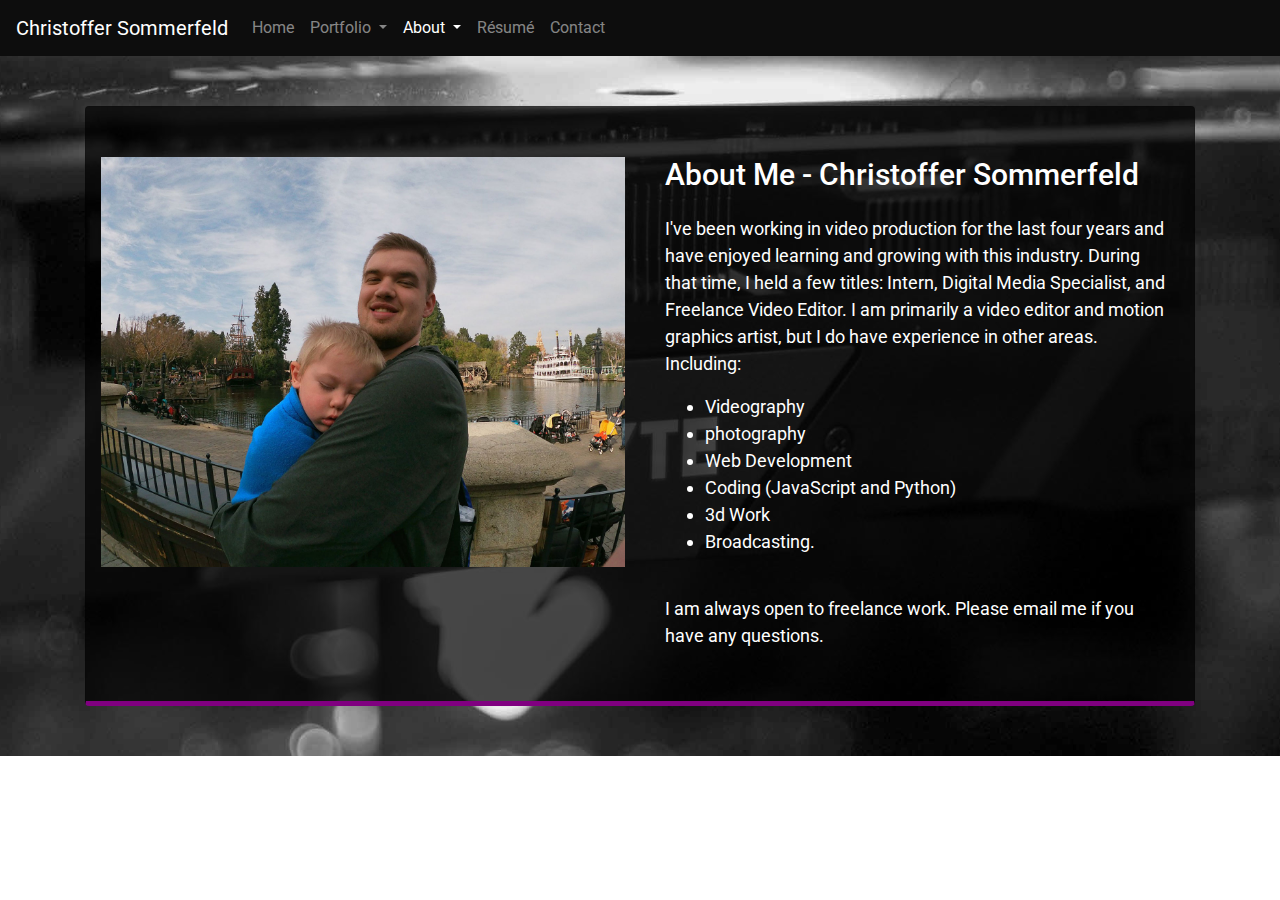
<file: pages/aboutMe.html>
<!doctype html>
<html>
<head>
<meta http-equiv="X-UA-Compatible" content="IE=edge">
    <meta name="viewport" content="width=device-width, initial-scale=1.0">
<title>About Me</title>
	<meta http-equiv="Content-Type" content="text/html; charset=UTF-8">
<link href="../css/stylesheet.css" rel="stylesheet" type="text/css">
<link href="../css/bootstrap-4.0.0.css" rel="stylesheet" type="text/css">
	<style>
		.parallax {
  background-image: url("../img/about/bg1.jpg");
  min-height: 700px;
  margin: 0px;
  background-attachment: fixed;
  background-position: center;
  background-repeat: no-repeat;
  background-size: cover;
}
		p, .list {
			padding-left: 10px;
			padding-right: 10px;
			font-size: 18px;
			color: white;
			font-family: 'Roboto', sans-serif;
		}
		h1{ 
  font-family: 'Roboto', sans-serif;
  font-weight:500;
  color: white;
  font-size: 70px;
  margin: auto; 
  padding:20px
}
		h5{ 
  font-family: 'Roboto', sans-serif;
  font-weight:500;
  color: white;
  font-size: 30px;
			padding: 10px;
}
	</style>
</head>
<body>
<nav class="navbar navbar-expand-lg navbar-dark bg-dark" style="background-color: #0d0d0d !important"> <a class="navbar-brand" href="../index.html">Christoffer Sommerfeld</a>
  <button class="navbar-toggler" type="button" data-toggle="collapse" data-target="#navbarSupportedContent1" aria-controls="navbarSupportedContent1" aria-expanded="false" aria-label="Toggle navigation"> <span class="navbar-toggler-icon"></span> </button>
  <div class="collapse navbar-collapse" id="navbarSupportedContent1">
    <ul class="navbar-nav mr-auto">
      <li class="nav-item"> <a class="nav-link" href="../index.html">Home <span class="sr-only"></span></a> </li>
      <li class="nav-item dropdown"> <a class="nav-link dropdown-toggle" href="#" id="navbarDropdown1" role="button" data-toggle="dropdown" aria-haspopup="true" aria-expanded="false"> Portfolio </a>
        <div class="dropdown-menu" aria-labelledby="navbarDropdown1"> <a class="dropdown-item" href="VideoEditing.html">Video Editing</a> <a class="dropdown-item" href="graphics.html">Graphics</a><a class="dropdown-item" href="photo.html">Photos</a> </div>
      </li>
	
		 <li class="nav-item dropdown active"> <a class="nav-link dropdown-toggle" href="#" id="navbarDropdown2" role="button" data-toggle="dropdown" aria-haspopup="true" aria-expanded="false"> About </a>
        <div class="dropdown-menu" aria-labelledby="navbarDropdown1"> <a class="dropdown-item" href="aboutMe.html">About Me</a> <a class="dropdown-item" href="skills.html">Skills</a></div>
      </li>
		
	  <li class="nav-item"> <a class="nav-link" href="resume.html">Résumé</a> </li>
      <li class="nav-item"> <a class="nav-link" href="contact.html">Contact</a> </li>
    </ul>
  </div>
</nav>
	
<div class="parallax "> 
	<div class="container" style="padding-top: 50px;">
	  <div class="card col-md" style="background: rgba(0,0,0,0.7); border-bottom: 5px solid #800080; height: 600px">
		 <div class="row" style="height: 600px; padding-top: 40px">
		   <div class="col-6" style="height: 600px" ><img src="../img/about/photo_ofMe.jpg" class="img-fluid"  style="height: 70%; width: 100%; padding-top: 10px" alt="Placeholder image"></div>
		   <div class="col-6" style="height: 600px"> <h5 class="card-title">About Me - Christoffer Sommerfeld</h5>
	       <p class="card-text"> I've been working in video production for the last four years and have enjoyed learning and growing with this industry. During that time, I held a few titles: Intern, Digital Media Specialist, and Freelance Video Editor.  I am primarily a video editor and motion graphics artist, but I do have experience in other areas. <br> Including: <div class="list"> </p> <ul><li>Videography</li>  <li>photography</li>  <li>Web Development</li>  <li>Coding (JavaScript and Python)</li>   <li>3d Work</li> <li>Broadcasting.</li></ul></div><br><p class="card-text"> I am always open to freelance work. Please email me if you have any questions.</p> </div></div>
	    <div class="row" style="height: 1px">
		    <div class="col-12"></div>
	    </div>
      </div>
	    <br>
      </div>
    </div>
	

	
	
<script src="../js/jquery-3.2.1.min.js"></script>
<script src="../js/popper.min.js"></script>
<script src="../js/bootstrap-4.0.0.js"></script>
<script src="../js/mainscript.js"></script>
</body>
</html>
</file>
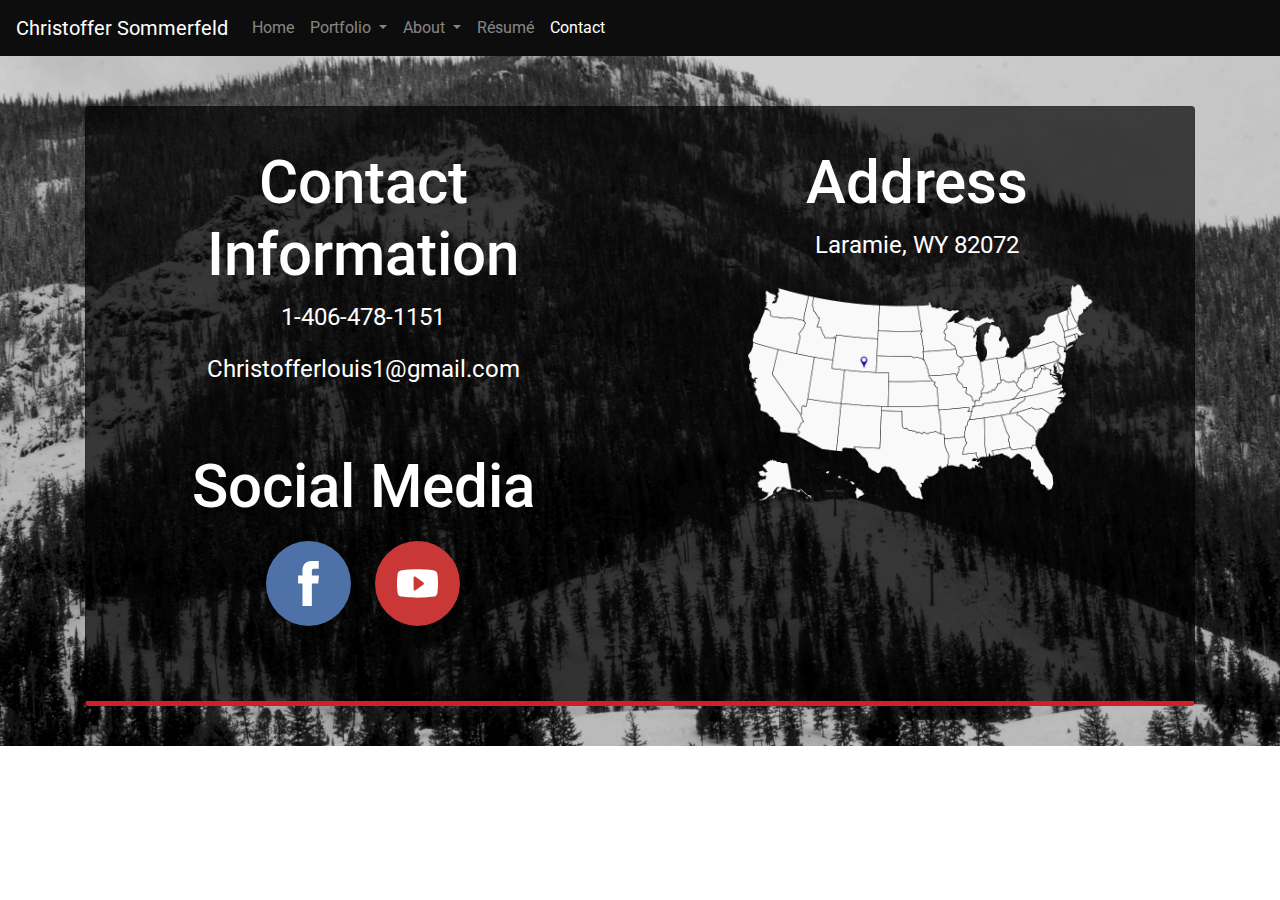
<file: pages/contact.html>
<!doctype html>
<html>
<head>
<meta http-equiv="X-UA-Compatible" content="IE=edge">
<meta name="viewport" content="width=device-width, initial-scale=1.0">
<title>Contact</title>
<meta http-equiv="Content-Type" content="text/html; charset=UTF-8">
<link href="../css/stylesheet.css" rel="stylesheet" type="text/css">
<link href="../css/bootstrap-4.0.0.css" rel="stylesheet" type="text/css">
	<style>
 .parallax {
background-image: url("../img/contact/BG_Contact.jpg");
min-height: 690px; 
margin: 0;
background-attachment: fixed;
background-position: center;
background-repeat: no-repeat;
background-size: cover;
	 }

		
	h1{ 
  font-family: 'Roboto', sans-serif;
  font-weight:500;
  color: white;
  font-size: 60px;

}
p {

			font-size: 24px;
			color: white;
			font-family: 'Roboto', sans-serif;
	</style>
</head>
<body>
<nav class="navbar navbar-expand-lg navbar-dark bg-dark" style="background-color: #0d0d0d !important"> <a class="navbar-brand" href="../index.html">Christoffer Sommerfeld</a>
  <button class="navbar-toggler" type="button" data-toggle="collapse" data-target="#navbarSupportedContent1" aria-controls="navbarSupportedContent1" aria-expanded="false" aria-label="Toggle navigation"> <span class="navbar-toggler-icon"></span> </button>
  <div class="collapse navbar-collapse" id="navbarSupportedContent1">
    <ul class="navbar-nav mr-auto">
      <li class="nav-item"> <a class="nav-link" href="../index.html">Home <span class="sr-only"></span></a> </li>
      <li class="nav-item dropdown"> <a class="nav-link dropdown-toggle" href="#" id="navbarDropdown1" role="button" data-toggle="dropdown" aria-haspopup="true" aria-expanded="false"> Portfolio </a>
        <div class="dropdown-menu" aria-labelledby="navbarDropdown1"> <a class="dropdown-item" href="VideoEditing.html">Video Editing</a> <a class="dropdown-item" href="graphics.html">Graphics</a><a class="dropdown-item" href="photo.html">Photos</a> </div>
      </li>
	
		 <li class="nav-item dropdown"> <a class="nav-link dropdown-toggle" href="#" id="navbarDropdown2" role="button" data-toggle="dropdown" aria-haspopup="true" aria-expanded="false"> About </a>
        <div class="dropdown-menu" aria-labelledby="navbarDropdown1"> <a class="dropdown-item" href="aboutMe.html">About Me</a> <a class="dropdown-item" href="skills.html">Skills</a></div>
      </li>
		
	  <li class="nav-item"> <a class="nav-link" href="resume.html">Résumé</a> </li>
      <li class="nav-item active"> <a class="nav-link" href="contact.html">Contact</a> </li>
    </ul>
  </div>
</nav>
	
<div class="parallax">	
<div class="container"  style="padding-top: 50px; text-align: center">
	  <div class="card col-md" style="background: rgba(0,0,0,0.7); border-bottom: 5px solid #ce2029; height: 600px; padding-bottom: 50px">
		 <div class="row" style="height: 600px; padding-top: 40px">
			 
		   <div class="col-6" style="height: 600px" >
			   <div class="infoText">
 					<h1>Contact Information</h1>
					<p>1-406-478-1151</p>
					<p>Christofferlouis1@gmail.com</p><br><br>
 					<h1>Social Media</h1>
						<div class="facebook" style="display: inline"><img style="max-width:20%; padding: 10px" src="../img/contact/iconfinder_facebook_circle_294710.svg" alt="FaceBook"></div>
				   
				   		<div class="youtube" style="display: inline"><img style="max-width:20%; padding: 10px" src="../img/contact/iconfinder_youtube_circle_294712.svg" alt="YouTube"></div>
				</div>
			 
			 </div>
			 
			 
			 
		   <div class="col-6" style="height: 600px">
			   <div class="addressText">
					<h1>Address</h1>
					<p>Laramie, WY 82072</p>
				<embed style="max-width:70%" src="../img/contact/map.svg" alt="Map">
			</div>
			 
			 </div>
		  </div>
      </div>
	

	
</div>	
</div>
	
<script src="../js/jquery-3.2.1.min.js"></script>
<script src="../js/popper.min.js"></script>
<script src="../js/bootstrap-4.0.0.js"></script>
<script src="../js/mainscript.js"></script>	
</body>
</html>
</file>
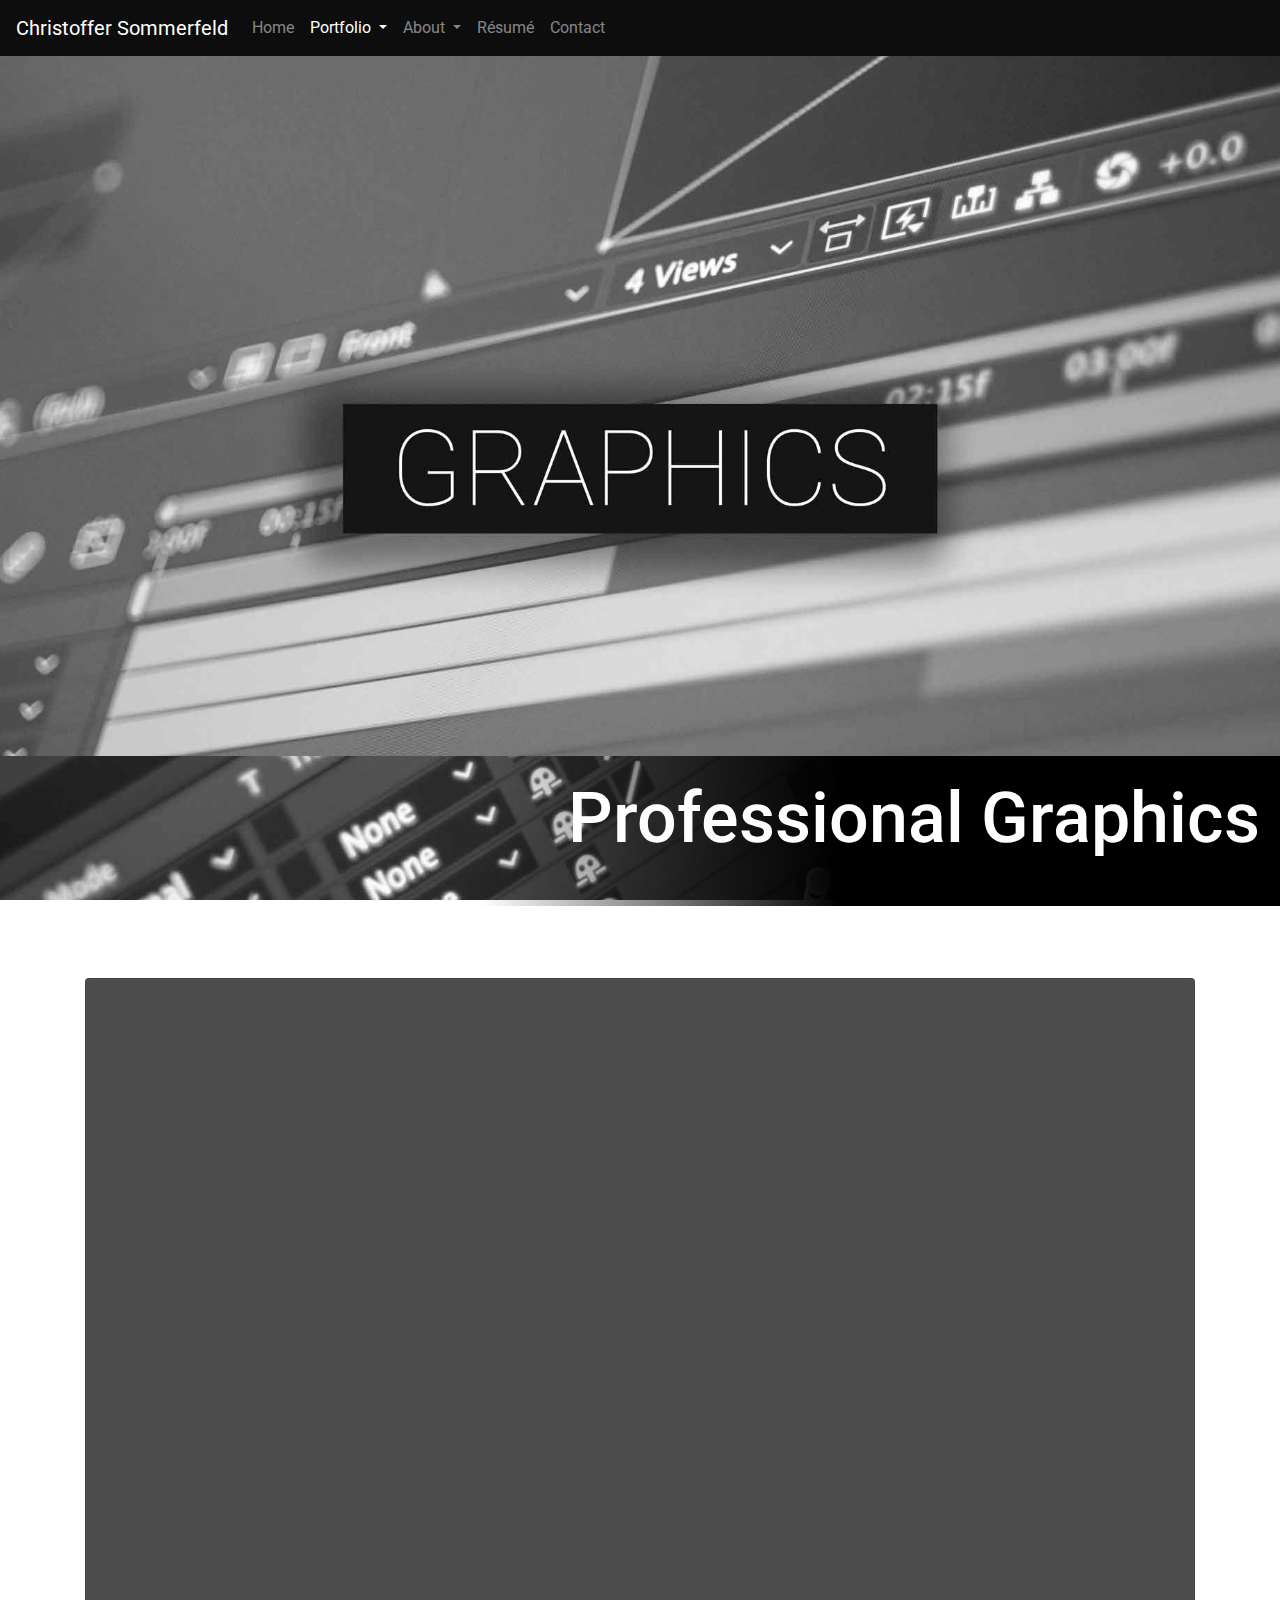
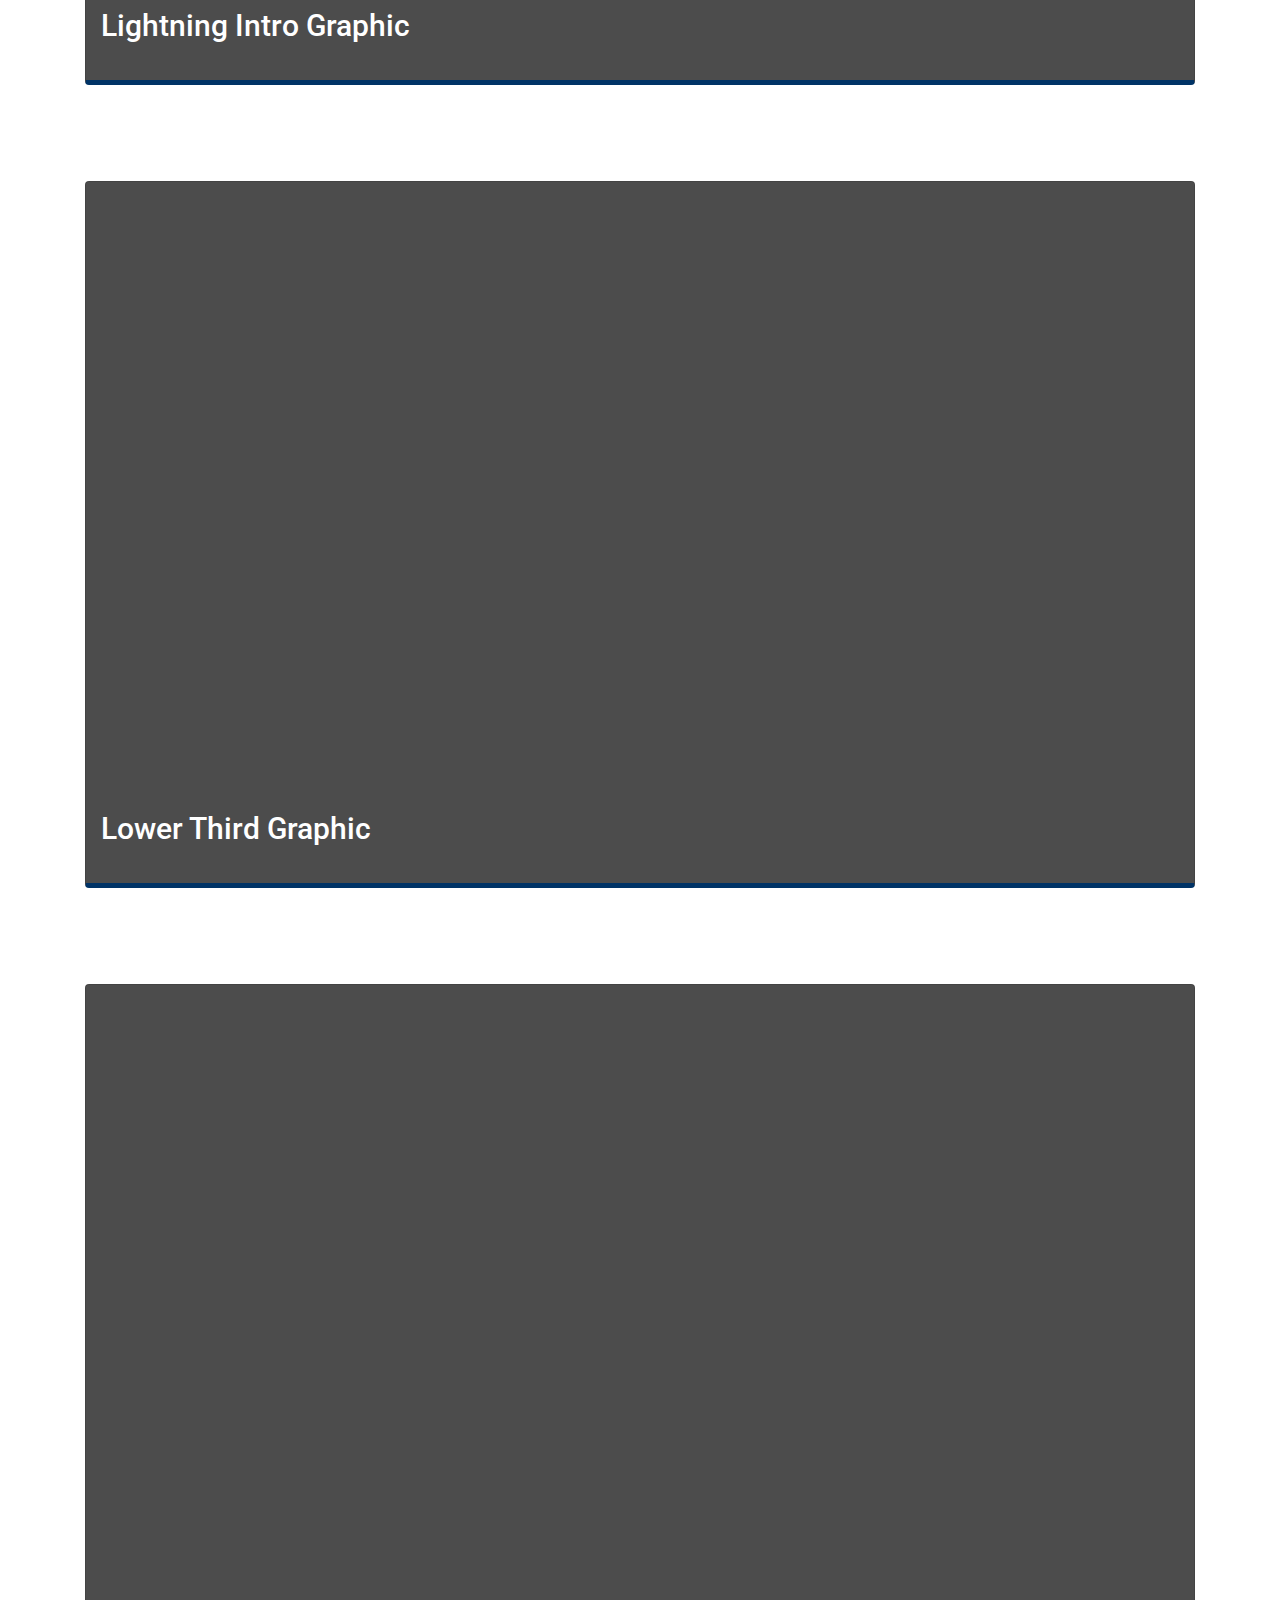
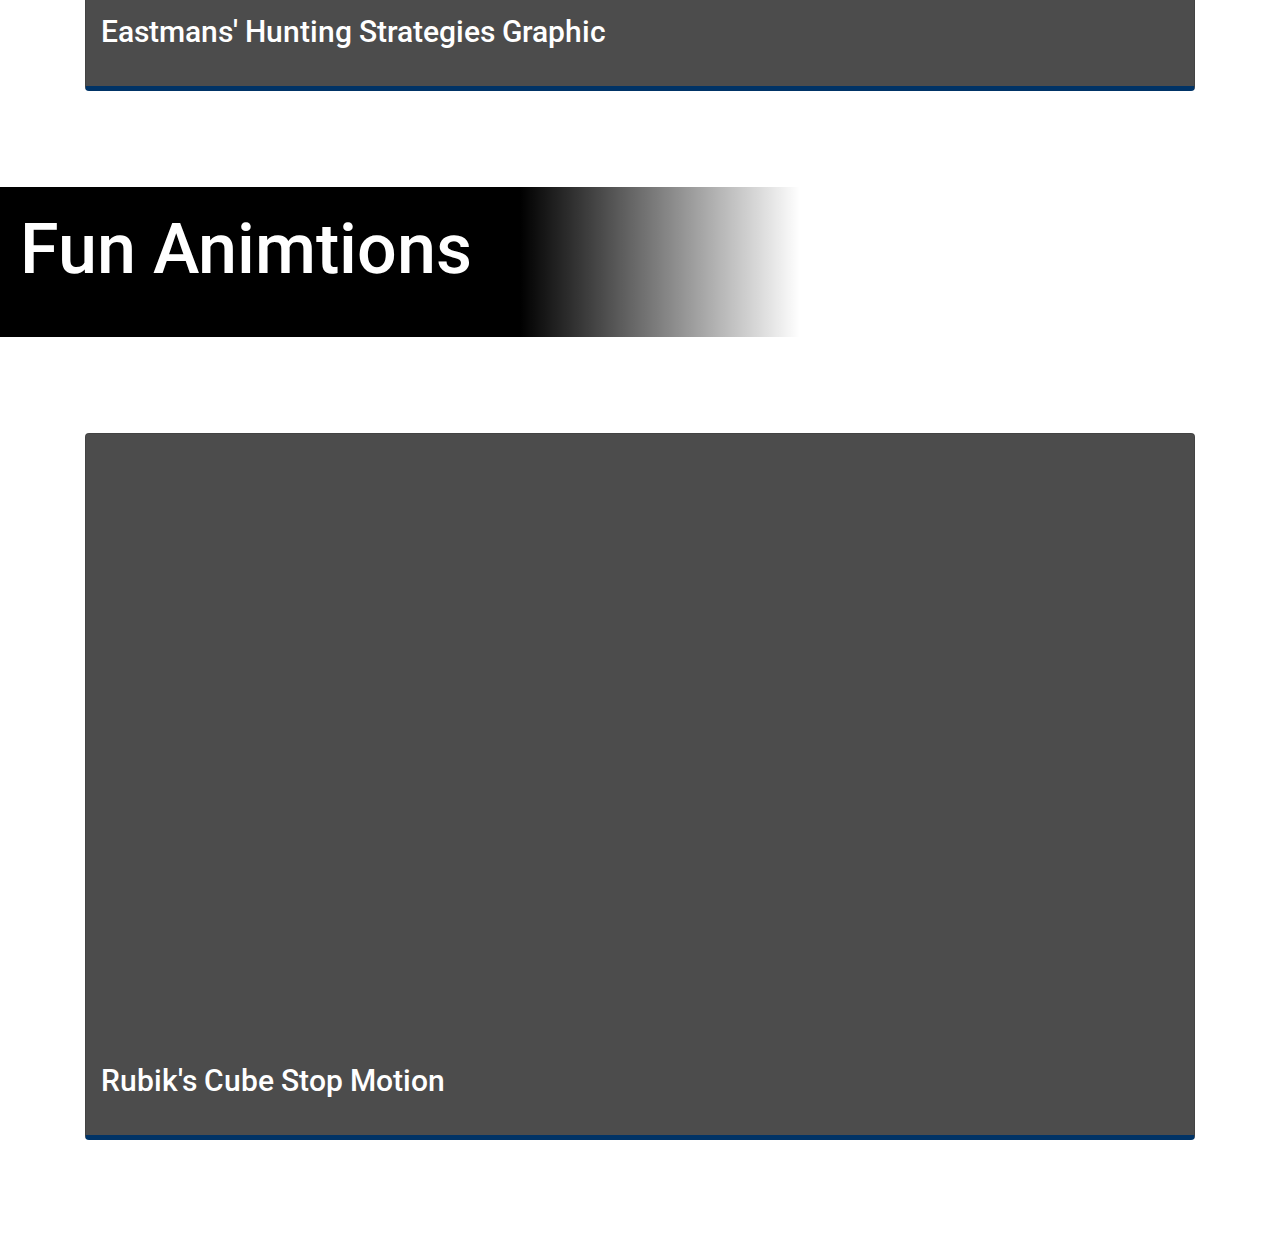
<file: pages/graphics.html>
<!doctype html>
<html>
<head>
<meta http-equiv="X-UA-Compatible" content="IE=edge">
<meta name="viewport" content="width=device-width, initial-scale=1.0">
<title>Graphics</title>
<meta http-equiv="Content-Type" content="text/html; charset=UTF-8">
<link href="../css/stylesheet.css" rel="stylesheet" type="text/css">
<link href="../css/bootstrap-4.0.0.css" rel="stylesheet" type="text/css">
		<style>
.parallax {
background-image: url("../img/graphics/graphics1.jpg");
min-height: 700px; 
background-attachment: fixed;
background-position: center;
background-repeat: no-repeat;
background-size: cover;
}

.parallax1 {
background-image: url("../img/graphics/graphics2.jpg");
min-height: 700px; 
background-attachment: fixed;
background-position: center;
background-repeat: no-repeat;
background-size: cover;
}

.parallax2 {
background-image: url("../img/graphics/graphics3.jpg");
min-height: 700px; 
background-attachment: fixed;
background-position: center;
background-repeat: no-repeat;
background-size: cover;
}
			
h1{ 
  font-family: 'Roboto', sans-serif;
  font-weight:500;
  color: white;
  font-size: 70px;
  margin: auto; 
  padding:20px
}
h5{ 
  font-family: 'Roboto', sans-serif;
  font-weight:500;
  color: white;
  font-size: 30px;
}
			
p{
 font-family: 'Roboto', sans-serif;
  font-weight:500;
  color: white;
  font-size: 15px;
}
			
	</style>
</head>
<body>
<nav class="navbar navbar-expand-lg navbar-dark bg-dark" style="background-color: #0d0d0d !important"> <a class="navbar-brand" href="../index.html">Christoffer Sommerfeld</a>
  <button class="navbar-toggler" type="button" data-toggle="collapse" data-target="#navbarSupportedContent1" aria-controls="navbarSupportedContent1" aria-expanded="false" aria-label="Toggle navigation"> <span class="navbar-toggler-icon"></span> </button>
  <div class="collapse navbar-collapse" id="navbarSupportedContent1">
    <ul class="navbar-nav mr-auto">
      <li class="nav-item"> <a class="nav-link" href="../index.html">Home <span class="sr-only"></span></a> </li>
      <li class="nav-item dropdown active"> <a class="nav-link dropdown-toggle" href="#" id="navbarDropdown1" role="button" data-toggle="dropdown" aria-haspopup="true" aria-expanded="false"> Portfolio </a>
        <div class="dropdown-menu" aria-labelledby="navbarDropdown1"> <a class="dropdown-item" href="VideoEditing.html">Video Editing</a> <a class="dropdown-item" href="graphics.html">Graphics</a><a class="dropdown-item" href="photo.html">Photos</a> </div>
      </li>
	
		 <li class="nav-item dropdown"> <a class="nav-link dropdown-toggle" href="#" id="navbarDropdown2" role="button" data-toggle="dropdown" aria-haspopup="true" aria-expanded="false"> About </a>
        <div class="dropdown-menu" aria-labelledby="navbarDropdown1"> <a class="dropdown-item" href="aboutMe.html">About Me</a> <a class="dropdown-item" href="skills.html">Skills</a></div>
      </li>
		
	  <li class="nav-item"> <a class="nav-link" href="resume.html">Résumé</a> </li>
      <li class="nav-item"> <a class="nav-link" href="contact.html">Contact</a> </li>
    </ul>
  </div>
</nav>
	
<div class="parallax">	   
</div>
	
	
<div class="parallax1">	
  <div class="row">
    <div class="col">
      <div class="insideRight1"><h1 style="float: right">Professional Graphics</h1></div>
    </div>
  </div>
	<br><br><br>
	 <div class="container">
		<div class="card col-md" style="background: rgba(0,0,0,0.7); border-bottom: 5px solid #003366;">
		  <iframe width="1075" height="605" src="https://www.youtube.com/embed/0VrkxeUeEs4" frameborder="0" allow="accelerometer; autoplay; encrypted-media; gyroscope; picture-in-picture" allowfullscreen style="padding-top: 15px"></iframe>
			<br>
		      <h5 class="card-title">Lightning Intro Graphic</h5><br>
	     </div>
	
	<br><br> <br><br>
		
		 <div class="card col-md" style="background: rgba(0,0,0,0.7); border-bottom: 5px solid #003366;">
		 
<iframe width="1075" height="605" src="https://www.youtube.com/embed/rugWm-9XHZM" frameborder="0" allow="accelerometer; autoplay; encrypted-media; gyroscope; picture-in-picture" allowfullscreen></iframe>
 
			<br>
		      <h5 class="card-title">Lower Third Graphic</h5><br>
	      </div>
	
		 <br><br> <br><br>
		
		 <div class="card col-md" style="background: rgba(0,0,0,0.7); border-bottom: 5px solid #003366;">
		 
		    <iframe width="1075" height="605" src="https://www.youtube.com/embed/HaP5011wWSw" frameborder="0" allow="accelerometer; autoplay; encrypted-media; gyroscope; picture-in-picture" allowfullscreen style="padding-top: 15px"></iframe>

			<br>
		      <h5 class="card-title">Eastmans' Hunting Strategies Graphic</h5><br>
	      </div>
	
		 <br><br> <br><br>
	</div>
  </div>

<div class="parallax2">	 
  <div class="row">
    <div class="col">
      <div class="insideLeft"><h1>Fun Animtions</h1><br></div>
    </div>
  </div> 
    <div class="container">
  <br><br> <br><br>
		
		 <div class="card col-md" style="background: rgba(0,0,0,0.7); border-bottom: 5px solid #003366;">
		 <iframe width="1075" height="605" src="https://www.youtube.com/embed/-On2pYe6za0" frameborder="0" allow="accelerometer; autoplay; encrypted-media; gyroscope; picture-in-picture" allowfullscreen style="padding-top: 15px"></iframe>
			<br>
		      <h5 class="card-title">Rubik's Cube Stop Motion</h5><br>
	      </div>
	
		 <br><br> <br><br>
	</div>
</div>
	
	
<script src="../js/jquery-3.2.1.min.js"></script>
<script src="../js/popper.min.js"></script>
<script src="../js/bootstrap-4.0.0.js"></script>
<script src="../js/mainscript.js"></script>	
</body>
</html>
</file>
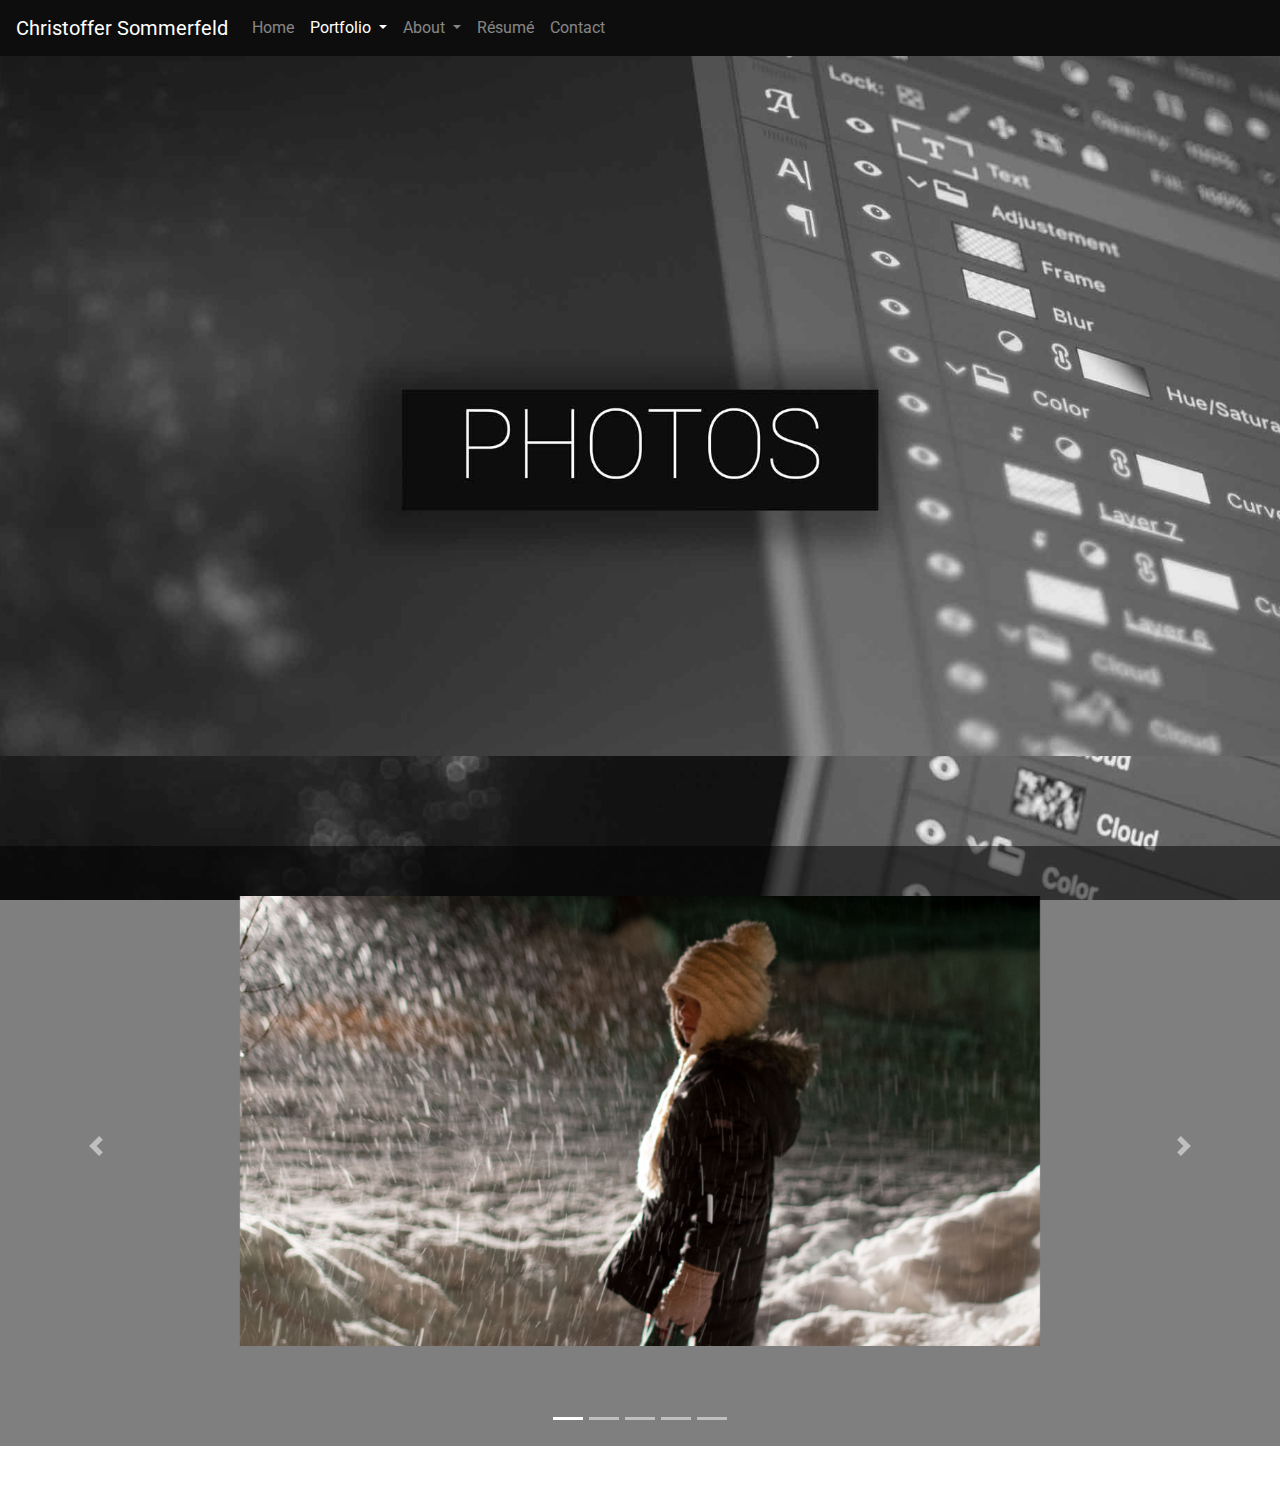
<file: pages/photo.html>
<!doctype html>
<html>
<head>
<meta http-equiv="X-UA-Compatible" content="IE=edge">
<meta name="viewport" content="width=device-width, initial-scale=1.0">
<title>Photos</title>
<meta http-equiv="Content-Type" content="text/html; charset=UTF-8">
<link href="../css/stylesheet.css" rel="stylesheet" type="text/css">
<link href="../css/bootstrap-4.0.0.css" rel="stylesheet" type="text/css">

	<style>
		
.parallax {
background-image: url("../img/photos/photo1.jpg");
min-height: 700px; 
margin: 0px;
background-attachment: fixed;
background-position: center;
background-repeat: no-repeat;
background-size: cover;
}

.parallax1 {
background-image: url("../img/photos/photo2.jpg");
min-height: 750px; 
margin: 0px;
background-attachment: fixed;
background-position: center;
background-repeat: no-repeat;
background-size: cover;
}

		
h1 {
 text-align: center;
  font-family: 'Roboto', sans-serif;
  font-weight:500;
  color: white;
  font-size: 70px;
  margin: auto; 
  padding:20px
}

p {
 font-size: 30px;
 padding: 20px;
 font-family: 'Roboto', sans-serif;
 font-weight:500;
}


	</style>	

</head>
<body>

<nav class="navbar navbar-expand-lg navbar-dark bg-dark" style="background-color: #0d0d0d !important"> <a class="navbar-brand" href="../index.html">Christoffer Sommerfeld</a>
  <button class="navbar-toggler" type="button" data-toggle="collapse" data-target="#navbarSupportedContent1" aria-controls="navbarSupportedContent1" aria-expanded="false" aria-label="Toggle navigation"> <span class="navbar-toggler-icon"></span> </button>
  <div class="collapse navbar-collapse" id="navbarSupportedContent1">
    <ul class="navbar-nav mr-auto">
      <li class="nav-item"> <a class="nav-link" href="../index.html">Home <span class="sr-only"></span></a> </li>
      <li class="nav-item dropdown active"> <a class="nav-link dropdown-toggle" href="#" id="navbarDropdown1" role="button" data-toggle="dropdown" aria-haspopup="true" aria-expanded="false"> Portfolio </a>
        <div class="dropdown-menu" aria-labelledby="navbarDropdown1"> <a class="dropdown-item" href="VideoEditing.html">Video Editing</a> <a class="dropdown-item" href="graphics.html">Graphics</a><a class="dropdown-item" href="photo.html">Photos</a> </div>
      </li>
	
		 <li class="nav-item dropdown"> <a class="nav-link dropdown-toggle" href="#" id="navbarDropdown2" role="button" data-toggle="dropdown" aria-haspopup="true" aria-expanded="false"> About </a>
        <div class="dropdown-menu" aria-labelledby="navbarDropdown1"> <a class="dropdown-item" href="aboutMe.html">About Me</a> <a class="dropdown-item" href="skills.html">Skills</a></div>
      </li>
		
	  <li class="nav-item"> <a class="nav-link" href="resume.html">Résumé</a> </li>
      <li class="nav-item"> <a class="nav-link" href="contact.html">Contact</a> </li>
    </ul>
  </div>
</nav>
	
<div class="parallax">	
</div>

<div class="parallax1">	
  <div class="centerThing" style="padding-top: 90px">
<div id="carouselExampleIndicators1" class="carousel slide" data-ride="carousel" style="background-color: rgba(0,0,0,0.5);  height: 600px; padding-top: 50px">
    <ol class="carousel-indicators">
      <li data-target="#carouselExampleIndicators1" data-slide-to="0" class="active"></li>
      <li data-target="#carouselExampleIndicators1" data-slide-to="1"></li>
      <li data-target="#carouselExampleIndicators1" data-slide-to="2"></li>
	  <li data-target="#carouselExampleIndicators1" data-slide-to="3"></li>
	  <li data-target="#carouselExampleIndicators1" data-slide-to="4"></li>
    </ol>
    <div class="carousel-inner" role="listbox">
      <div class="carousel-item active"> <img class="d-block mx-auto" style="height: 450px; width: auto" src="../img/photoWheel/Pic1.jpg" alt="First slide">
        <div class="carousel-caption">
          <h5></h5>
          <p></p>
        </div>
      </div>
      <div class="carousel-item"> <img class="d-block mx-auto" style="height: 450px; width: auto" src="../img/photoWheel/Pic2.jpg" alt="Second slide">
        <div class="carousel-caption">
          <h5></h5>
          <p></p>
        </div>
      </div>
      <div class="carousel-item"> <img class="d-block mx-auto" style="height: 450px; width: auto" src="../img/photoWheel/Pic4.jpg" alt="Third slide">
        <div class="carousel-caption">
          <h5></h5>
          <p></p>
        </div>
      </div>
		<div class="carousel-item"> <img class="d-block mx-auto" style="height: 450px; width: auto" src="../img/photoWheel/Pic5.jpg" alt="4 slide">
        <div class="carousel-caption">
          <h5></h5>
          <p></p>
        </div>
      </div>
      <div class="carousel-item"> <img class="d-block mx-auto" style="height: 450px; width: auto" src="../img/photoWheel/Pic12.jpg" alt="4 slide">
        <div class="carousel-caption">
          <h5></h5>
          <p></p>
        </div>
      </div>
		
    </div>
  <a class="carousel-control-prev" href="#carouselExampleIndicators1" role="button" data-slide="prev"> <span class="carousel-control-prev-icon" aria-hidden="true"></span> <span class="sr-only">Previous</span> </a> <a class="carousel-control-next" href="#carouselExampleIndicators1" role="button" data-slide="next"> <span class="carousel-control-next-icon" aria-hidden="true"></span> <span class="sr-only">Next</span> </a> </div>
</div></div>


<script src="../js/jquery-3.2.1.min.js"></script>
<script src="../js/popper.min.js"></script>
<script src="../js/bootstrap-4.0.0.js"></script>
<script src="../js/mainscript.js"></script>
</body>
</html>
</file>
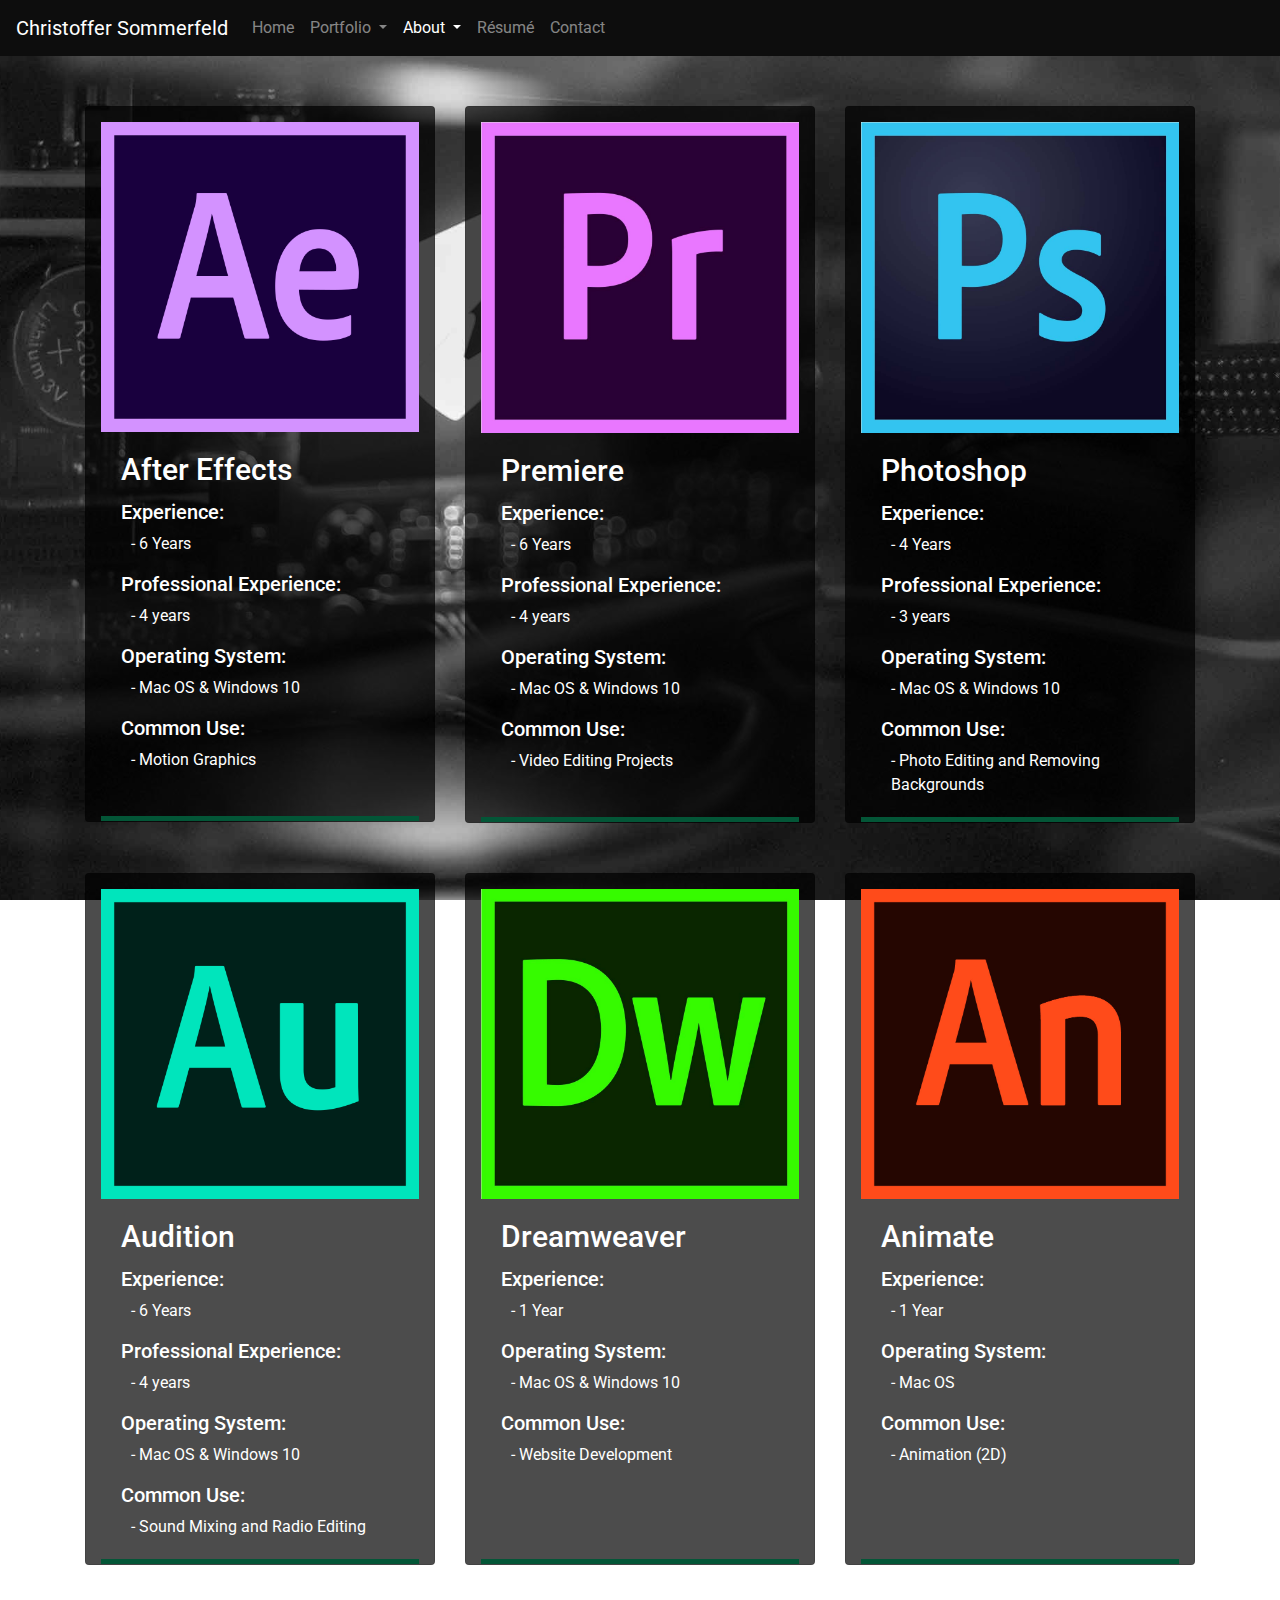
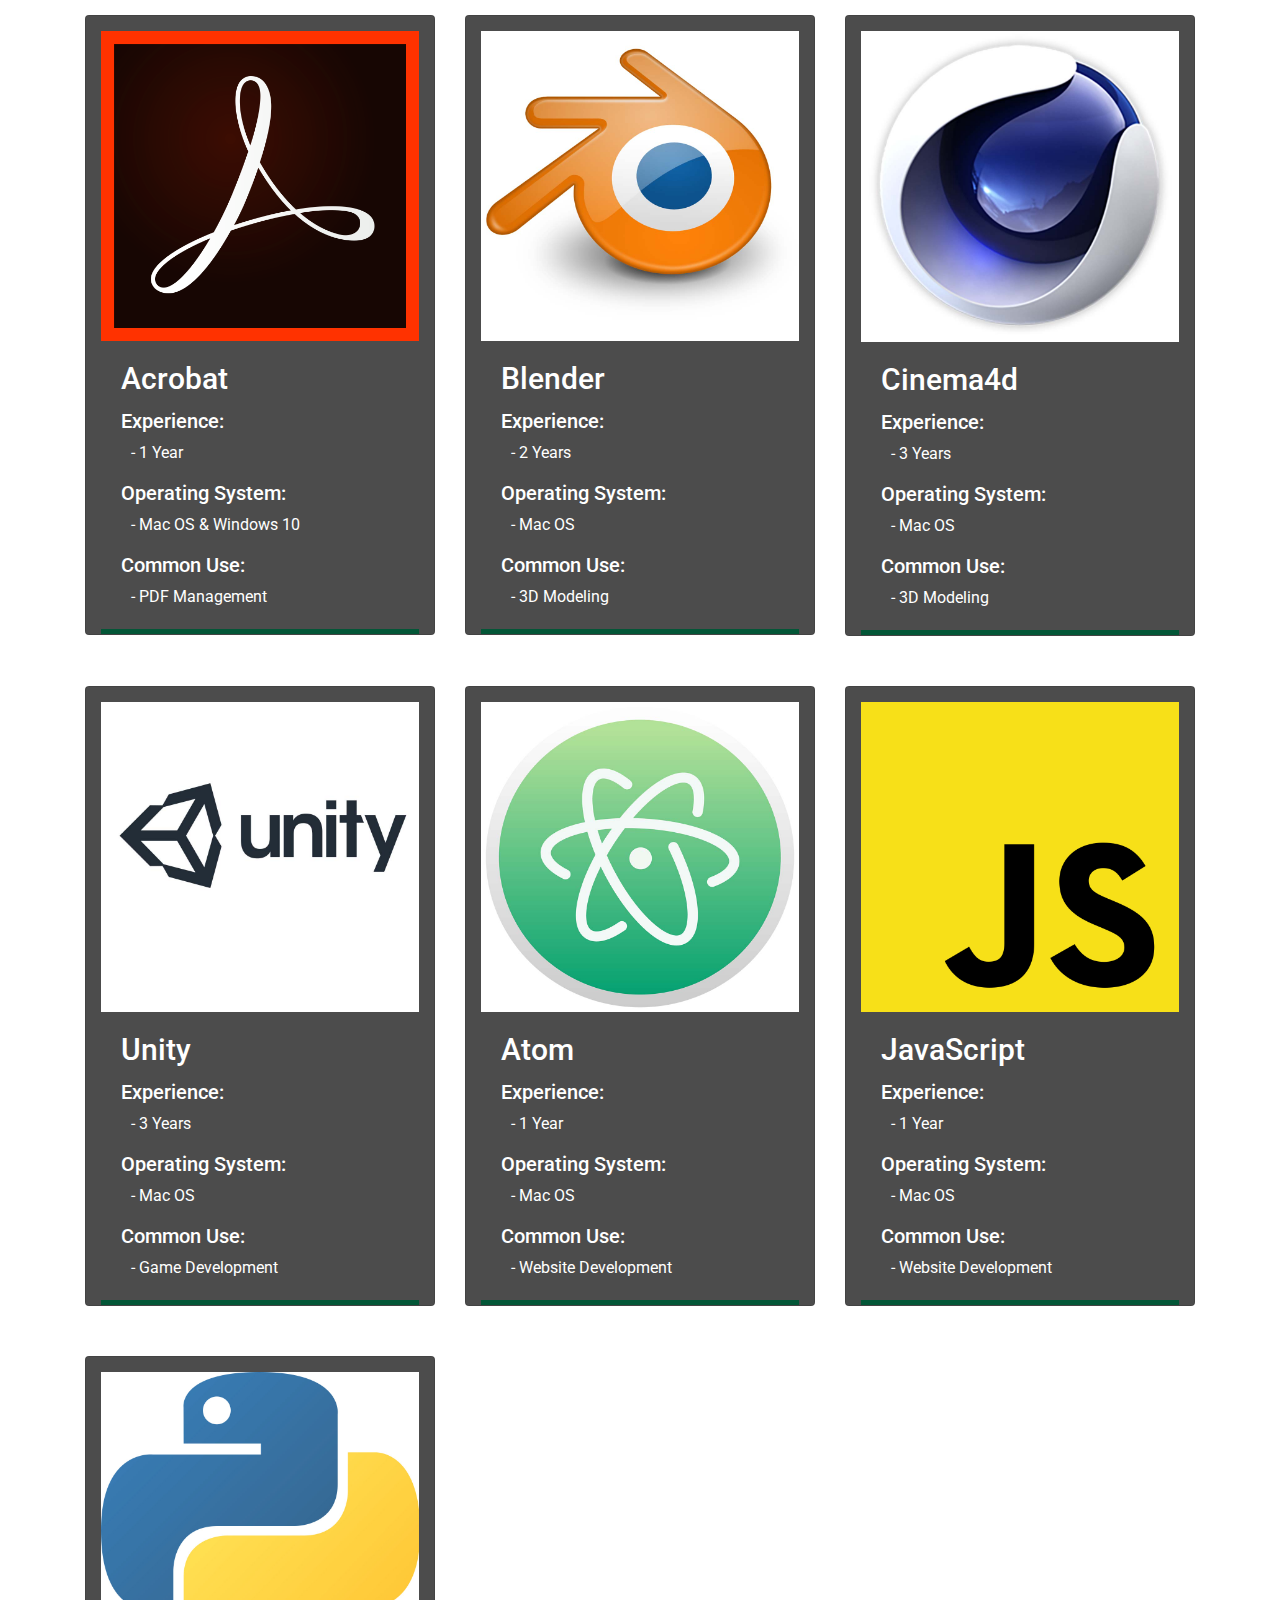
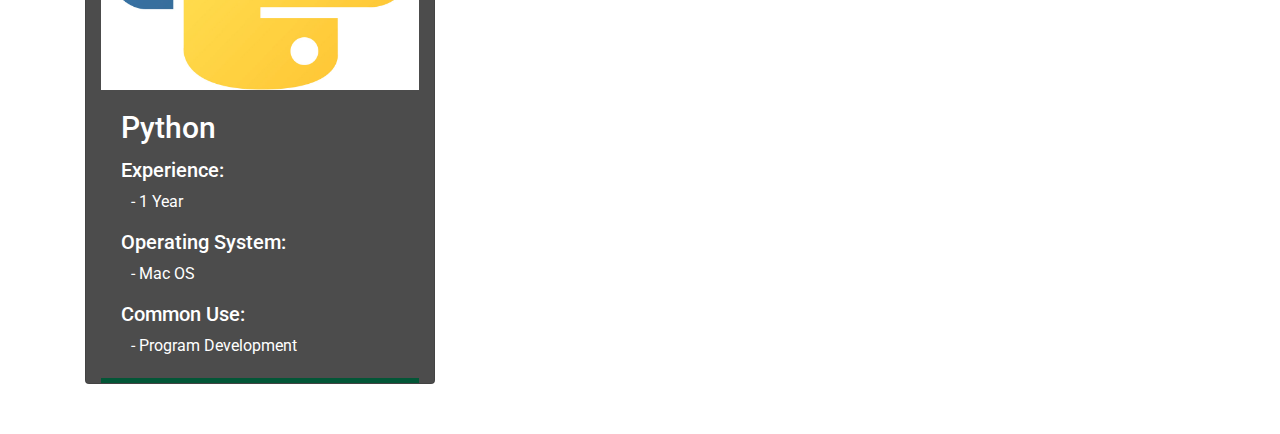
<file: pages/skills.html>
<!doctype html>
<html>
<head>
<meta http-equiv="X-UA-Compatible" content="IE=edge">
<meta name="viewport" content="width=device-width, initial-scale=1.0">
<title>Skills</title>
<meta http-equiv="Content-Type" content="text/html; charset=UTF-8">
<link href="../css/stylesheet.css" rel="stylesheet" type="text/css">
<link href="../css/bootstrap-4.0.0.css" rel="stylesheet" type="text/css">
	<style>
h1 {
 text-align: center;
  font-family: 'Roboto', sans-serif;
  font-weight:500;
  color: white;
  font-size: 70px;
  margin: auto; 
  padding:20px
}

p {
			padding-left: 10px;
			padding-right: 10px;
			font-size: 16px;
			color: white;
			font-family: 'Roboto', sans-serif;
		}
		
.parallax {
background-image: url("../img/skills/BG-board.jpg");
min-height: 700px; 
margin: 0px;
background-attachment: fixed;
background-position: center;
background-repeat: no-repeat;
background-size: cover;
}
		
h5{ 
  font-family: 'Roboto', sans-serif;
  font-weight:500;
  color: white;
  font-size: 30px;
}
		
h6{ 
  font-family: 'Roboto', sans-serif;
  font-weight:500;
  color: white;
  font-size: 20px;
}
	
	</style>
</head>
<body>
<nav class="navbar navbar-expand-lg navbar-dark bg-dark" style="background-color: #0d0d0d !important"> <a class="navbar-brand" href="../index.html">Christoffer Sommerfeld</a>
  <button class="navbar-toggler" type="button" data-toggle="collapse" data-target="#navbarSupportedContent1" aria-controls="navbarSupportedContent1" aria-expanded="false" aria-label="Toggle navigation"> <span class="navbar-toggler-icon"></span> </button>
  <div class="collapse navbar-collapse" id="navbarSupportedContent1">
    <ul class="navbar-nav mr-auto">
      <li class="nav-item"> <a class="nav-link" href="../index.html">Home <span class="sr-only"></span></a> </li>
      <li class="nav-item dropdown"> <a class="nav-link dropdown-toggle" href="#" id="navbarDropdown1" role="button" data-toggle="dropdown" aria-haspopup="true" aria-expanded="false"> Portfolio </a>
        <div class="dropdown-menu" aria-labelledby="navbarDropdown1"> <a class="dropdown-item" href="VideoEditing.html">Video Editing</a> <a class="dropdown-item" href="graphics.html">Graphics</a><a class="dropdown-item" href="photo.html">Photos</a> </div>
        <div class="dropdown-menu" aria-labelledby="navbarDropdown1"> <a class="dropdown-item" href="VideoEditing.html">Video Editing</a> <a class="dropdown-item" href="graphics.html">Graphics</a><a class="dropdown-item" href="photo.html">Photos</a> </div>
      </li>
	
		 <li class="nav-item dropdown active"> <a class="nav-link dropdown-toggle" href="#" id="navbarDropdown2" role="button" data-toggle="dropdown" aria-haspopup="true" aria-expanded="false"> About </a>
        <div class="dropdown-menu" aria-labelledby="navbarDropdown1"> <a class="dropdown-item" href="aboutMe.html">About Me</a> <a class="dropdown-item" href="skills.html">Skills</a></div>
      </li>
		
	  <li class="nav-item"> <a class="nav-link" href="resume.html">Résumé</a> </li>
      <li class="nav-item"> <a class="nav-link" href="contact.html">Contact</a> </li>
    </ul>
  </div>
</nav>
	
<div class="parallax ">
	<div class="container">
<div class="row" style="padding-top: 50px">
    <div class="col-4">
		<div class="card col-md" style="background: rgba(0,0,0,0.7);"> <img class="card-img-top" src="../img/skills/afterEffects.png" alt="Card image cap" style="padding-top: 15px">
		    <div class="card-body" style="border-bottom: 5px solid #035637;">
		      <h5 class="card-title">After Effects</h5>
		     <h6>Experience:</h6>
		<p class="card-text">- 6 Years<br></p>
			<h6>Professional Experience:</h6>
		<p class="card-text">- 4 years<br></p>
			<h6>Operating System:</h6>	
		<p class="card-text">-	Mac OS & Windows 10<br></p>
				<h6>Common Use:</h6>
		<p class="card-text">-	Motion Graphics &nbsp;&nbsp;&nbsp;&nbsp;&nbsp;&nbsp;&nbsp;&nbsp;&nbsp;&nbsp;&nbsp;&nbsp;&nbsp;&nbsp;&nbsp;&nbsp;&nbsp;&nbsp;&nbsp;&nbsp;&nbsp;&nbsp;&nbsp;&nbsp;&nbsp;&nbsp;&nbsp;&nbsp;&nbsp;&nbsp;&nbsp;&nbsp;&nbsp;&nbsp;&nbsp;&nbsp;</p> </div>
      </div>
	</div>
	
	  <div class="col-4">
	<div class="card col-md" style="background: rgba(0,0,0,0.7);"> <img class="card-img-top" src="../img/skills/premiere.jpg" alt="Card image cap" style="padding-top: 15px">
		    <div class="card-body" style="border-bottom: 5px solid #035637;">
		      <h5 class="card-title">Premiere</h5>
		     <h6>Experience:</h6>
		<p class="card-text">- 6 Years<br></p>
			<h6>Professional Experience:</h6>
		<p class="card-text">- 4 years<br></p>
			<h6>Operating System:</h6>	
		<p class="card-text">-	Mac OS & Windows 10<br></p>
				<h6>Common Use:</h6>
		<p class="card-text">- Video Editing Projects &nbsp;&nbsp;&nbsp;&nbsp;&nbsp;&nbsp;&nbsp;&nbsp;&nbsp;&nbsp;&nbsp;&nbsp;&nbsp;&nbsp;&nbsp;&nbsp;&nbsp;&nbsp;&nbsp;&nbsp;&nbsp;&nbsp;&nbsp;&nbsp;&nbsp;&nbsp;&nbsp;&nbsp;&nbsp;&nbsp;&nbsp;&nbsp;&nbsp;&nbsp;&nbsp;&nbsp;</p> 
		
		</div>
      </div>
		 </div>	
	  <div class="col-4">
		 <div class="card col-md" style="background: rgba(0,0,0,0.7);"> <img class="card-img-top" src="../img/skills/photoshop.jpg" alt="Card image cap" style="padding-top: 15px">
		    <div class="card-body" style="border-bottom: 5px solid #035637;">
		      <h5 class="card-title">Photoshop</h5>
		     <h6>Experience:</h6>
		<p class="card-text">- 4 Years<br></p>
			<h6>Professional Experience:</h6>
		<p class="card-text">- 3 years<br></p>
			<h6>Operating System:</h6>	
		<p class="card-text">-	Mac OS & Windows 10<br></p>
				<h6>Common Use:</h6>
		<p class="card-text">- Photo Editing and Removing Backgrounds</p> </div>
      </div>
  </div>
</div>
	
<div class="row" style="padding-top: 50px">
    <div class="col-4">
		<div class="card col-md" style="background: rgba(0,0,0,0.7);"> <img class="card-img-top" src="../img/skills/audition.png" alt="Card image cap" style="padding-top: 15px">
		    <div class="card-body" style="border-bottom: 5px solid #035637;">
		      <h5 class="card-title">Audition</h5>
		     <h6>Experience:</h6>
		<p class="card-text">- 6 Years<br></p>
			<h6>Professional Experience:</h6>
		<p class="card-text">- 4 years<br></p>
			<h6>Operating System:</h6>	
		<p class="card-text">-	Mac OS & Windows 10<br></p>
				<h6>Common Use:</h6>
		<p class="card-text">	- Sound Mixing and Radio Editing</p> </div>
      </div>
	</div>
	
	  <div class="col-4">
	<div class="card col-md" style="background: rgba(0,0,0,0.7);"> <img class="card-img-top" src="../img/skills/dreamweaver.jpg" alt="Card image cap" style="padding-top: 15px">
		    <div class="card-body" style="border-bottom: 5px solid #035637;">
		      <h5 class="card-title">Dreamweaver</h5>
		     <h6>Experience:</h6>
		<p class="card-text">- 1 Year<br></p>
			<h6>Operating System:</h6>	
		<p class="card-text">-	Mac OS & Windows 10<br></p>
				<h6>Common Use:</h6>
		<p class="card-text">- Website Development &nbsp;&nbsp;&nbsp;&nbsp;&nbsp;&nbsp;&nbsp;&nbsp;&nbsp;&nbsp;&nbsp;&nbsp;&nbsp;&nbsp;&nbsp;&nbsp;&nbsp;&nbsp;&nbsp;&nbsp;&nbsp;&nbsp;&nbsp;&nbsp;&nbsp;&nbsp;&nbsp;&nbsp;&nbsp;&nbsp;&nbsp;&nbsp;&nbsp;&nbsp;&nbsp;&nbsp;&nbsp;&nbsp;&nbsp;&nbsp;&nbsp;&nbsp;&nbsp;&nbsp;&nbsp;&nbsp;&nbsp;&nbsp;&nbsp;&nbsp;&nbsp;&nbsp;&nbsp;&nbsp;&nbsp;&nbsp;&nbsp;&nbsp;&nbsp;&nbsp;&nbsp;&nbsp;&nbsp;&nbsp;&nbsp;&nbsp;&nbsp;&nbsp;&nbsp;&nbsp;&nbsp;&nbsp;&nbsp;&nbsp;&nbsp;&nbsp;&nbsp;&nbsp;&nbsp;&nbsp;&nbsp;&nbsp;&nbsp;&nbsp;&nbsp;&nbsp;&nbsp;&nbsp;&nbsp;&nbsp;&nbsp;&nbsp;&nbsp;&nbsp;&nbsp;&nbsp;&nbsp;&nbsp;&nbsp;&nbsp;&nbsp;&nbsp;&nbsp;&nbsp;&nbsp;&nbsp;&nbsp;&nbsp;&nbsp;&nbsp;&nbsp;&nbsp;&nbsp;&nbsp;&nbsp;&nbsp;&nbsp;&nbsp;&nbsp;&nbsp;&nbsp;&nbsp;&nbsp;&nbsp;&nbsp;&nbsp;&nbsp;&nbsp;&nbsp;&nbsp;&nbsp;&nbsp;&nbsp;&nbsp;&nbsp;&nbsp;&nbsp;&nbsp;&nbsp;&nbsp;&nbsp;&nbsp;&nbsp;&nbsp;</p> 
		
		</div>
      </div>
		 </div>	
	  <div class="col-4">
		<div class="card col-md" style="background: rgba(0,0,0,0.7);"> <img class="card-img-top" src="../img/skills/animateCCicon.jpg" alt="Card image cap" style="padding-top: 15px">
		    <div class="card-body" style="border-bottom: 5px solid #035637;">
		      <h5 class="card-title">Animate</h5>
		     <h6>Experience:</h6>
		<p class="card-text">- 1 Year<br></p>
			<h6>Operating System:</h6>	
		<p class="card-text">-	Mac OS<br></p>
				<h6>Common Use:</h6>
		<p class="card-text">- Animation (2D) &nbsp;&nbsp;&nbsp;&nbsp;&nbsp;&nbsp;&nbsp;&nbsp;&nbsp;&nbsp;&nbsp;&nbsp;&nbsp;&nbsp;&nbsp;&nbsp;&nbsp;&nbsp;&nbsp;&nbsp;&nbsp;&nbsp;&nbsp;&nbsp;&nbsp;&nbsp;&nbsp;&nbsp;&nbsp;&nbsp;&nbsp;&nbsp;&nbsp;&nbsp;&nbsp;&nbsp;&nbsp;&nbsp;&nbsp;&nbsp;&nbsp;&nbsp;&nbsp;&nbsp;&nbsp;&nbsp;&nbsp;&nbsp;&nbsp;&nbsp;&nbsp;&nbsp;&nbsp;&nbsp;&nbsp;&nbsp;&nbsp;&nbsp;&nbsp;&nbsp;&nbsp;&nbsp;&nbsp;&nbsp;&nbsp;&nbsp;&nbsp;&nbsp;&nbsp;&nbsp;&nbsp;&nbsp;&nbsp;&nbsp;&nbsp;&nbsp;&nbsp;&nbsp;&nbsp;&nbsp;&nbsp;&nbsp;&nbsp;&nbsp;&nbsp;&nbsp;&nbsp;&nbsp;&nbsp;&nbsp;&nbsp;&nbsp;&nbsp;&nbsp;&nbsp;&nbsp;&nbsp;&nbsp;&nbsp;&nbsp;&nbsp;&nbsp;&nbsp;&nbsp;&nbsp;&nbsp;&nbsp;&nbsp;&nbsp;&nbsp;&nbsp;&nbsp;&nbsp;&nbsp;&nbsp;&nbsp;&nbsp;&nbsp;&nbsp;&nbsp;&nbsp;&nbsp;&nbsp;&nbsp;&nbsp;&nbsp;&nbsp;&nbsp;&nbsp;&nbsp;&nbsp;&nbsp;&nbsp;&nbsp;&nbsp;&nbsp;&nbsp;&nbsp;&nbsp;&nbsp;&nbsp;&nbsp;&nbsp;&nbsp;</p> 
		
		</div>
      </div>
  </div>
</div>
		
<div class="row" style="padding-top: 50px">
	<div class="col-4">
	<div class="card col-md" style="background: rgba(0,0,0,0.7);"> <img class="card-img-top" src="../img/skills/adobeAcrobat.png" alt="Card image cap" style="padding-top: 15px">
		    <div class="card-body" style="border-bottom: 5px solid #035637;">
		      <h5 class="card-title">Acrobat</h5>
		     <h6>Experience:</h6>
		<p class="card-text">- 1 Year<br></p>
			<h6>Operating System:</h6>	
		<p class="card-text">-	Mac OS & Windows 10<br></p>
				<h6>Common Use:</h6>
		<p class="card-text">-	PDF Management &nbsp;&nbsp;&nbsp;&nbsp;&nbsp;&nbsp;&nbsp;&nbsp;&nbsp;&nbsp;&nbsp;&nbsp;&nbsp;&nbsp;&nbsp;&nbsp;&nbsp;&nbsp;&nbsp;&nbsp;&nbsp;&nbsp;&nbsp;&nbsp;&nbsp;&nbsp;&nbsp;</p> 
		</div>
		</div>
      </div>
	
	  <div class="col-4">
	<div class="card col-md" style="background: rgba(0,0,0,0.7);"> <img class="card-img-top" src="../img/skills/blender.jpg" alt="Card image cap" style="padding-top: 15px; height: 325px">
		    <div class="card-body" style="border-bottom: 5px solid #035637;">
		      <h5 class="card-title">Blender</h5>
		     <h6>Experience:</h6>
		<p class="card-text">- 2 Years<br></p>
			<h6>Operating System:</h6>	
		<p class="card-text">-	Mac OS<br></p>
				<h6>Common Use:</h6>
		<p class="card-text">-	3D Modeling</p> 
		
		</div>
      </div>
		 </div>	
	  <div class="col-4">
		<div class="card col-md" style="background: rgba(0,0,0,0.7);"> <img class="card-img-top" src="../img/skills/cinema4d.jpg" alt="Card image cap" style="padding-top: 15px;">
		    <div class="card-body" style="border-bottom: 5px solid #035637;">
		      <h5 class="card-title">Cinema4d</h5>
		     <h6>Experience:</h6>
		<p class="card-text">- 3 Years<br></p>
			<h6>Operating System:</h6>	
		<p class="card-text">-	Mac OS<br></p>
				<h6>Common Use:</h6>
		<p class="card-text">- 3D Modeling </p> 
		
		</div>
      </div>
  </div>
</div>		
		
<div class="row" style="padding-top: 50px">
    <div class="col-4">
		<div class="card col-md" style="background: rgba(0,0,0,0.7);"> <img class="card-img-top" src="../img/skills/unity.jpg" alt="Card image cap" style="padding-top: 15px">
		    <div class="card-body" style="border-bottom: 5px solid #035637;">
		      <h5 class="card-title">Unity</h5>
		     <h6>Experience:</h6>
		<p class="card-text">- 3 Years<br></p>
			<h6>Operating System:</h6>	
		<p class="card-text">-	Mac OS<br></p>
				<h6>Common Use:</h6>
		<p class="card-text">-	Game Development </p> </div>
      </div>
	</div>
	
	  <div class="col-4">
	<div class="card col-md" style="background: rgba(0,0,0,0.7);"> <img class="card-img-top" src="../img/skills/atom.jpg" alt="Card image cap" style="padding-top: 15px; height: 325px">
		    <div class="card-body" style="border-bottom: 5px solid #035637;">
		      <h5 class="card-title">Atom</h5>
		     <h6>Experience:</h6>
		<p class="card-text">- 1 Year<br></p>
			<h6>Operating System:</h6>	
		<p class="card-text">-	Mac OS<br></p>
				<h6>Common Use:</h6>
		<p class="card-text">- Website Development</p> 
		
		</div>
      </div>
		 </div>	
	  <div class="col-4">
		<div class="card col-md" style="background: rgba(0,0,0,0.7);"> <img class="card-img-top" src="../img/skills/javaScript.png" alt="Card image cap" style="padding-top: 15px; height: 325px">
		    <div class="card-body" style="border-bottom: 5px solid #035637;">
		      <h5 class="card-title">JavaScript</h5>
		     <h6>Experience:</h6>
		<p class="card-text">- 1 Year<br></p>
			<h6>Operating System:</h6>	
		<p class="card-text">-	Mac OS<br></p>
				<h6>Common Use:</h6>
		<p class="card-text">-	Website Development</p> 
		
		</div>
      </div>
  </div>
</div>		
		
<div class="row" style="padding-top: 50px; padding-bottom: 50px">
    <div class="col-4">
		<div class="card col-md" style="background: rgba(0,0,0,0.7);"> <img class="card-img-top" src="../img/skills/python.jpg" alt="Card image cap" style="padding-top: 15px">
		    <div class="card-body" style="border-bottom: 5px solid #035637;">
		      <h5 class="card-title">Python</h5>
		     <h6>Experience:</h6>
		<p class="card-text">- 1 Year<br></p>
			<h6>Operating System:</h6>	
		<p class="card-text">-	Mac OS<br></p>
				<h6>Common Use:</h6>
		<p class="card-text">-	Program Development </p> </div>
      </div>
	</div>
	
	  <div class="col-4" style="display: none">
	<div class="card col-md" style="background: rgba(0,0,0,0.7);"> <img class="card-img-top" src="../img/skills/python.jpg" alt="Card image cap" style="padding-top: 15px">
		    <div class="card-body" style="border-bottom: 5px solid #035637;">
		      <h5 class="card-title">Python</h5>
		     <h6>Experience:</h6>
		<p class="card-text">- 1 Year<br></p>
			<h6>Operating System:</h6>	
		<p class="card-text">-	Mac OS<br></p>
				<h6>Common Use:</h6>
		<p class="card-text">- Website Development</p> 
		
		</div>
      </div>
		 </div>	
	  <div class="col-4" style="display: none">
		<div class="card col-md" style="background: rgba(0,0,0,0.7);"> <img class="card-img-top" src="../img/skills/javaScript.png" alt="Card image cap" style="padding-top: 15px; height: 325px">
		    <div class="card-body" style="border-bottom: 5px solid #035637;">
		      <h5 class="card-title">JavaScript</h5>
		     <h6>Experience:</h6>
		<p class="card-text">- 1 Year<br></p>
			<h6>Operating System:</h6>	
		<p class="card-text">-	Mac OS<br></p>
				<h6>Common Use:</h6>
		<p class="card-text">-	Website Development</p> 
		
		</div>
      </div>
  </div>
</div>			
		
	</div>
</div>	

<script src="../js/jquery-3.2.1.min.js"></script>
<script src="../js/popper.min.js"></script>
<script src="../js/bootstrap-4.0.0.js"></script>
<script src="../js/mainscript.js"></script>
</body>
</html>
</file>
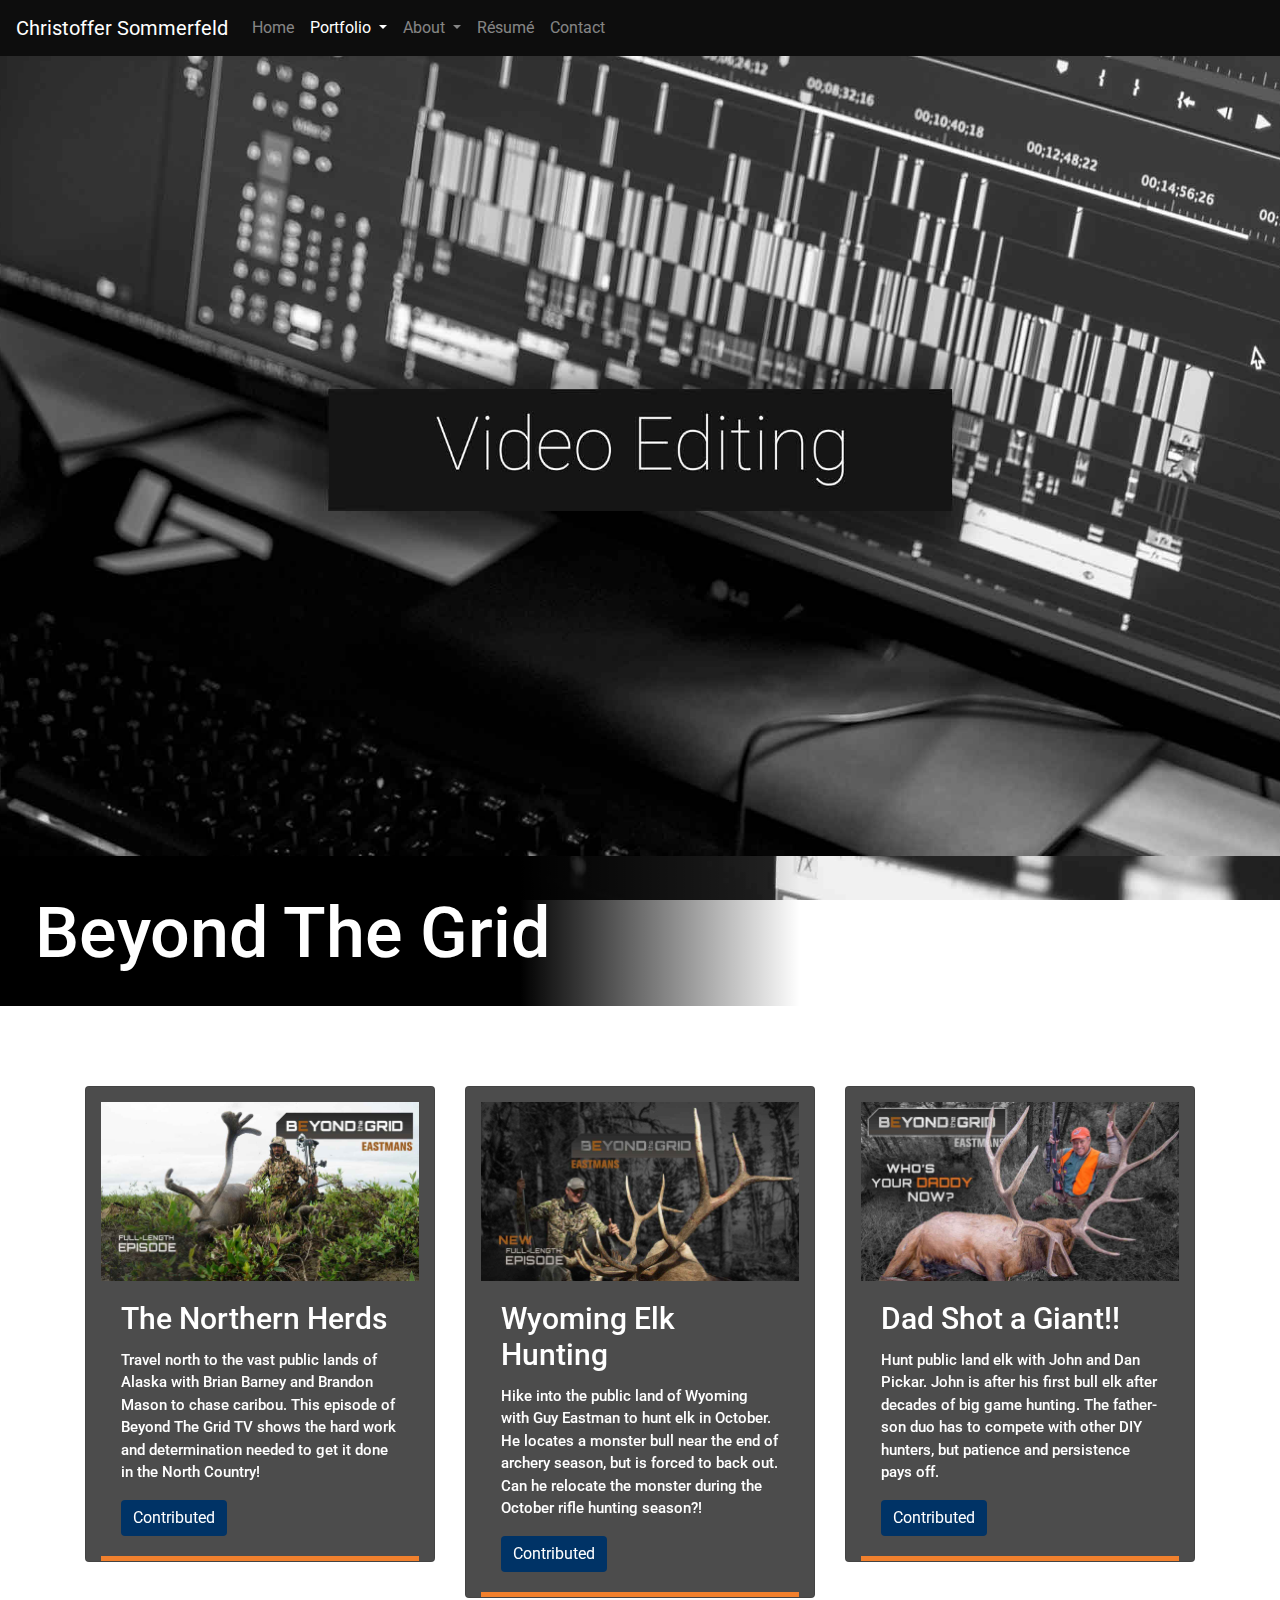
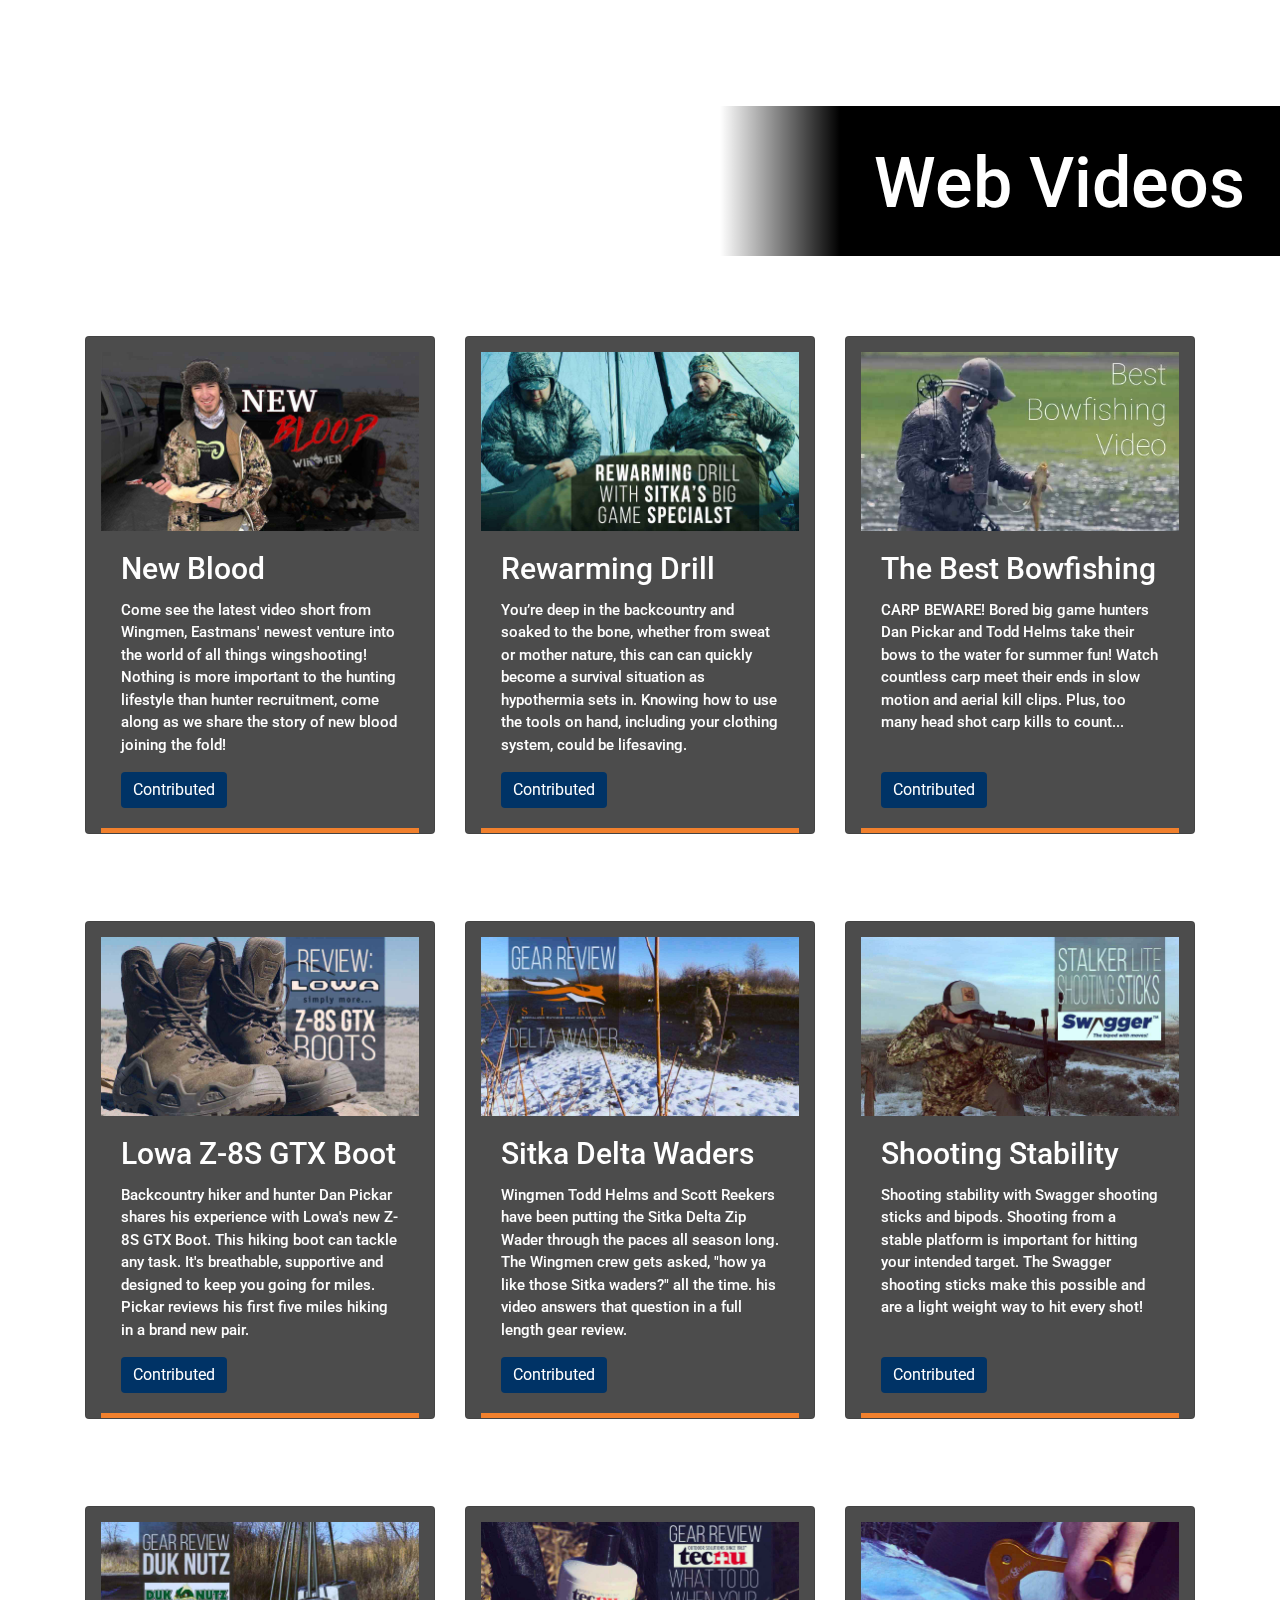
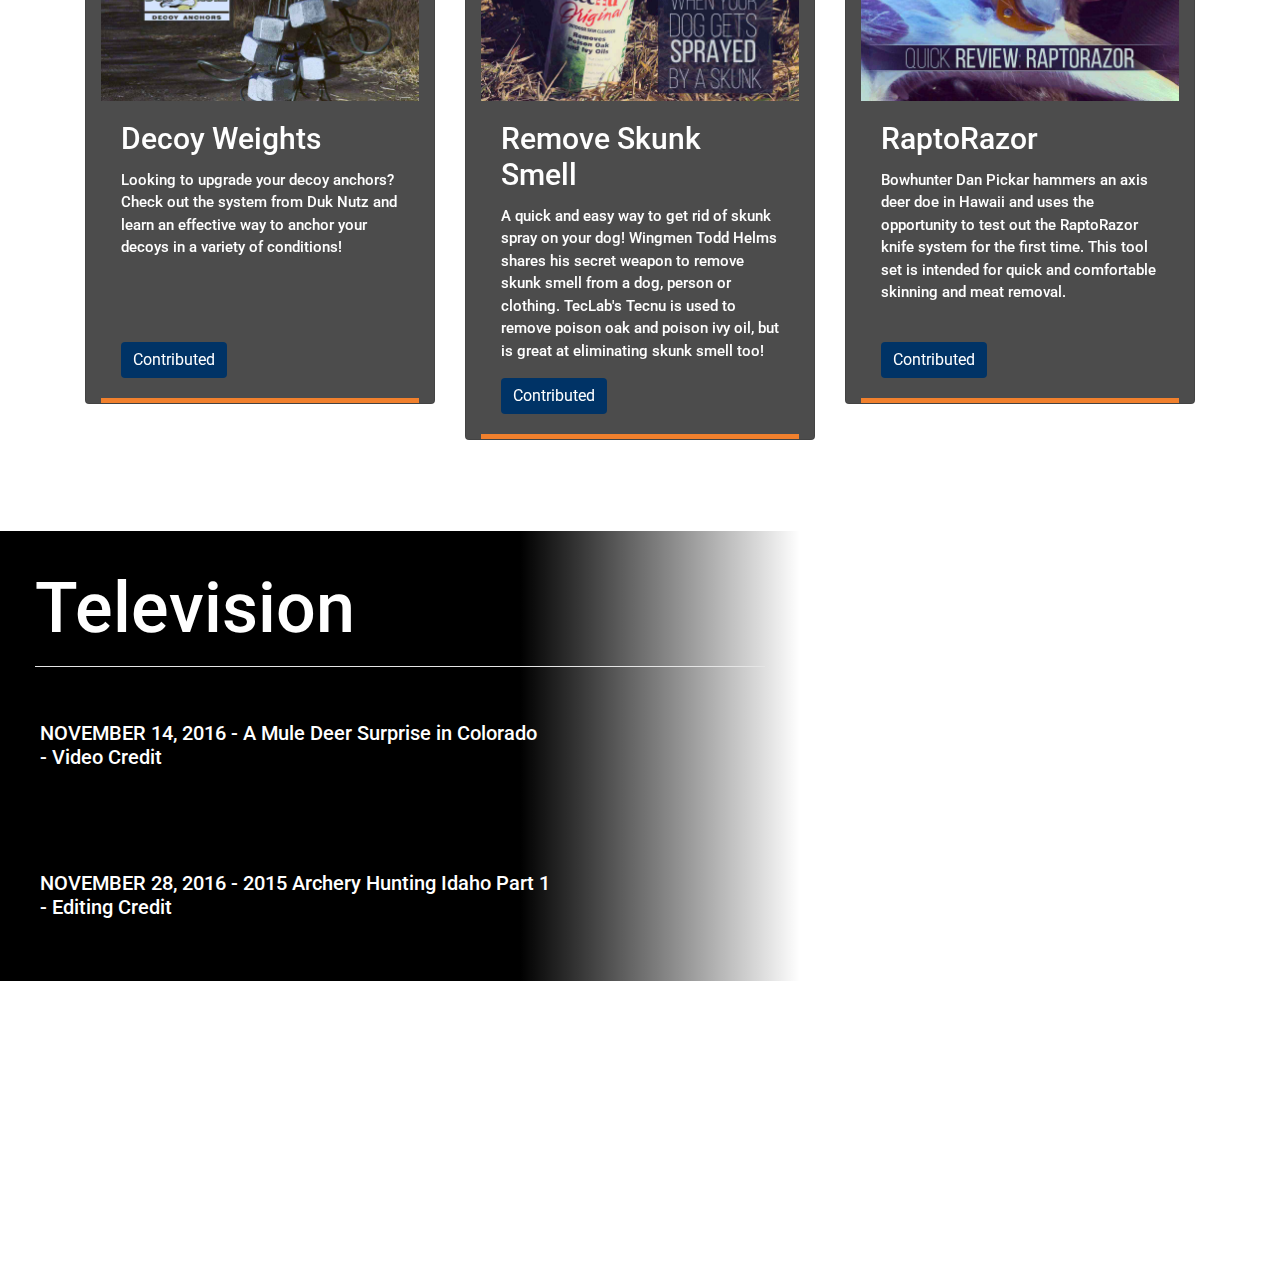
<file: pages/VideoEditing.html>
<!doctype html>
<html>
<head>
	<meta http-equiv="X-UA-Compatible" content="IE=edge">
    <meta name="viewport" content="width=device-width, initial-scale=1.0">
<title>Video Editing</title>
	<meta http-equiv="Content-Type" content="text/html; charset=UTF-8">
<link href="../css/stylesheet.css" rel="stylesheet" type="text/css">
<link href="../css/bootstrap-4.0.0.css" rel="stylesheet" type="text/css">
	<style>
.parallax {
  background-image: url("../img/eastman/EastmanPage1.jpg");
  min-height: 800px;
  margin: 0px;
  background-attachment: fixed;
  background-position: center;
  background-repeat: no-repeat;
  background-size: cover;
}
.parallax1 {
  background-image: url("../img/eastman/EastmanPage2.jpg");
  min-height: 850px;
  margin: 0px;
  background-attachment: fixed;
  background-position: center;
  background-repeat: no-repeat;
  background-size: cover;
}		
.parallax2 {
  background-image: url("../img/eastman/EastmanPage4.jpg");
  min-height: 900px;
  margin: 0px;
  background-attachment: fixed;
  background-position: center;
  background-repeat: no-repeat;
  background-size: cover;
}			
.parallax3 {
  background-image: url("../img/eastman/EastmanPage6.jpg");
  min-height: 750px;
  margin: 0px;
  background-attachment: fixed;
  background-position: center;
  background-repeat: no-repeat;
  background-size: cover;
}				
		
h1{ 
  font-family: 'Roboto', sans-serif;
  font-weight:500;
  color: white;
  font-size: 70px;
  margin: auto; 
  padding:35px
}
h3{
  font-family: 'Roboto', sans-serif;
  font-weight:500;
  color: white;
  font-size: 20px;
	padding-left: 40px;
	padding-top: 40px;
}
h5{ 
  font-family: 'Roboto', sans-serif;
  font-weight:500;
  color: white;
  font-size: 30px;
}
		
h6{ 
  font-family: 'Roboto', sans-serif;
  font-weight:500;
  color: white;
  font-size: 20px;
}
		
hr{
			background-color: white;
}		

p{
 font-family: 'Roboto', sans-serif;
  font-weight:500;
  color: white;
  font-size: 15px;
}
	</style>
</head>
<body>	
<nav class="navbar navbar-expand-lg navbar-dark bg-dark" style="background-color: #0d0d0d !important"> <a class="navbar-brand" href="../index.html">Christoffer Sommerfeld</a>
  <button class="navbar-toggler" type="button" data-toggle="collapse" data-target="#navbarSupportedContent1" aria-controls="navbarSupportedContent1" aria-expanded="false" aria-label="Toggle navigation"> <span class="navbar-toggler-icon"></span> </button>
  <div class="collapse navbar-collapse" id="navbarSupportedContent1">
    <ul class="navbar-nav mr-auto">
      <li class="nav-item"> <a class="nav-link" href="../index.html">Home <span class="sr-only"></span></a> </li>
      <li class="nav-item dropdown active"> <a class="nav-link dropdown-toggle" href="#" id="navbarDropdown1" role="button" data-toggle="dropdown" aria-haspopup="true" aria-expanded="false"> Portfolio </a>
        <div class="dropdown-menu" aria-labelledby="navbarDropdown1"> <a class="dropdown-item" href="VideoEditing.html">Video Editing</a> <a class="dropdown-item" href="graphics.html">Graphics</a><a class="dropdown-item" href="photo.html">Photos</a> </div>
      </li>
	
		 <li class="nav-item dropdown"> <a class="nav-link dropdown-toggle" href="#" id="navbarDropdown2" role="button" data-toggle="dropdown" aria-haspopup="true" aria-expanded="false"> About </a>
        <div class="dropdown-menu" aria-labelledby="navbarDropdown1"> <a class="dropdown-item" href="aboutMe.html">About Me</a> <a class="dropdown-item" href="skills.html">Skills</a></div>
      </li>
		
	  <li class="nav-item"> <a class="nav-link" href="resume.html">Résumé</a> </li>
      <li class="nav-item"> <a class="nav-link" href="contact.html">Contact</a> </li>
    </ul>
  </div>
</nav>
	
<div class="parallax">
</div>
	
	
	<!--BTG -->
<div class="parallax1" >
	 <div class="row">
    <div class="col">
      <div class="insideLeft"><h1>Beyond The Grid</h1></div>
    </div>
  </div> 
	
<div class="container" >
    <div class="row" style="padding-top: 80px">
	    <div class="col-4">
			
	<div class="box_holder">
			
		<div class="front">

		  
		<div class="card col-md" style="background: rgba(0,0,0,0.7);"> <img class="card-img-top" src="../img/eThumb/BTG_NorthernHerd.jpg" alt="Card image cap" style="padding-top: 15px">
		    <div class="card-body" style="border-bottom: 5px solid #f1802d;">
		      <h5 class="card-title">The Northern Herds</h5>
		      <p class="card-text">Travel north to the vast public lands of Alaska with Brian Barney and Brandon Mason to chase caribou. This episode of Beyond The Grid TV shows the hard work and determination needed to get it done in the North Country!</p>
		      <button id="flip-btn" class="btn btn-primary" style="background-color: #003366; border: none;">Contributed</button></div>
		   </div>
			
		</div>	
			
		<div class="back">		

	<div class="card col-md" style="background: rgba(0,0,0,0.7); width: 350px" >
		    <div class="card-body" style="border-bottom: 5px solid #f1802d;">
		      <h5 class="card-title">The Northern Herds</h5>
		      <a href="https://www.youtube.com/watch?v=74LO9g8_VH4&t=189s">Watch on Youtube</a><br><br>
				<h6 class="card-title">Editing Work</h6>
				<p class="card-text">	
					-	Video Editing <br>
					-	Sound Mixing <br>
					-	Color Correction <br></p>
					
				<h6 class="card-title">Video Statistics</h6>
				<p class="card-text">
					-	10,000+ Views <br>
					-	22:00 Minutes</p>
				<p class="card-text"> &nbsp; &nbsp; <br>&nbsp; <br>&nbsp; <br> </p>
				
		      <button id="unflip-btn" class="btn btn-primary" style="background-color: #003366; border: none;">Back</button></div>
			</div>
			
		</div>
		
		
	</div>
			
</div>
			
	   <div class="col-4">
		<div class="box_holder1">
			<div class="front1">
			
		  <div class="card col-md" style="background: rgba(0,0,0,0.7)"> <img class="card-img-top" src="../img/eThumb/BTG_GuyHunt.jpg" alt="Card image cap" style="padding-top: 15px">
		    <div class="card-body" style="border-bottom: 5px solid #f1802d;">
		      <h5 class="card-title">Wyoming Elk Hunting</h5>
		      <p class="card-text">Hike into the public land of Wyoming with Guy Eastman to hunt elk in October. He locates a monster bull near the end of archery season, but is forced to back out. Can he relocate the monster during the October rifle hunting season?!</p>
		      <button id="flip-btn1" class="btn btn-primary" style="background-color: #003366; border: none;">Contributed</button></div></div>
				
	      </div>
			
		<div class="back1">		
			<div class="card col-md" style="background: rgba(0,0,0,0.7); width: 350px" >
		    <div class="card-body" style="border-bottom: 5px solid #f1802d;">
		      <h5 class="card-title">Wyoming Elk Hunting</h5>
		      <a href="https://www.youtube.com/watch?v=apAJ6qm5bfc">Watch on Youtube</a><br><br>
				<h6 class="card-title">Editing Work</h6>
				<p class="card-text">	
					-	Video Editing <br>
					-	Sound Mixing <br>
					-	Color Correction <br></p>
					
				<h6 class="card-title">Video Statistics</h6>
				<p class="card-text">
					-	20,000+ Views <br>
					-	9:27 Minutes</p>
				<p class="card-text"> &nbsp; &nbsp; <br>&nbsp; <br>&nbsp; <br> </p>
				
		      <button id="unflip-btn1" class="btn btn-primary" style="background-color: #003366; border: none;">Back</button></div></div>
		</div>
			
			
		</div>
	</div>
					
	    <div class="col-4">
			<div class="box_holder2">
			<div class="front2">
				
			  <div class="card col-md" style="background: rgba(0,0,0,0.7)"> <img class="card-img-top" src="../img/eThumb/BTG_Daddy.jpg" alt="Card image cap" style="padding-top: 15px">
		    <div class="card-body" style="border-bottom: 5px solid #f1802d;">
		      <h5 class="card-title">Dad Shot a Giant!!</h5>
		      <p class="card-text">Hunt public land elk with John and Dan Pickar. John is after his first bull elk after decades of big game hunting. The father-son duo has to compete with other DIY hunters, but patience and persistence pays off.</p>
		      <button id="flip-btn2" class="btn btn-primary" style="background-color: #003366; border: none;">Contributed</button></div></div>
				
				
		</div>
			<div class="back2">	
				<div class="card col-md" style="background: rgba(0,0,0,0.7); width: 350px" >
		    <div class="card-body" style="border-bottom: 5px solid #f1802d;">
		      <h5 class="card-title">Dad Shot a Giant!!</h5>
		      <a href="https://www.youtube.com/watch?v=3I1Hp_JAZJA&t=4s">Watch on Youtube</a><br><br>
				<h6 class="card-title">Editing Work</h6>
				<p class="card-text">	
					-	Video Editing <br>
					-	Sound Mixing <br>
					-	Color Correction <br></p>
					
				<h6 class="card-title">Video Statistics</h6>
				<p class="card-text">
					-	8,000+ Views <br>
					-	16:30 Minutes</p>
				<p class="card-text"> &nbsp; &nbsp; <br>&nbsp; <br>&nbsp; <br> </p>
				
		      <button id="unflip-btn2" class="btn btn-primary" style="background-color: #003366; border: none;">Back</button></div></div>
				 </div>
	      </div>
		</div>
  </div>
</div>
</div>
	
	
	
	
	
	
	<!--Web Vid-->
<div class="parallax2">
	 <div class="row">
    <div class="col">
      <div class="insideRight"><h1 style="float: right">Web Videos</h1></div>
    </div>
  </div>
	
	
<div class="container" >
    <div class="row" style="padding-top: 80px">
	    <div class="col-4">
			
			<div class="box_holder_R1V1">
			<div class="front_R1V1">
				
		  <div class="card col-md" style="background: rgba(0,0,0,0.7)"> <img class="card-img-top" src="../img/eThumb/newBlood.jpg" alt="Card image cap" style="padding-top: 15px">
		    <div class="card-body" style="border-bottom: 5px solid #f1802d;">
		      <h5 class="card-title">New Blood</h5>
		      <p class="card-text">Come see the latest video short from Wingmen, Eastmans' newest venture into the world of all things wingshooting! Nothing is more important to the hunting lifestyle than hunter recruitment, come along as we share the story of new blood joining the fold!</p>
		      <button id="flip-btn_R1V1" class="btn btn-primary" style="background-color: #003366; border: none;">Contributed</button></div></div>
		</div>
				<div class="back_R1V1">	
				<div class="card col-md" style="background: rgba(0,0,0,0.7); width: 350px" >
		    <div class="card-body" style="border-bottom: 5px solid #f1802d;">
		      <h5 class="card-title">New Blood</h5>
		      <a href="https://www.youtube.com/watch?v=1IrIat4ic3k&t=4s">Watch on Youtube</a><br><br>
				<h6 class="card-title">Editing Work</h6>
				<p class="card-text">	
					-	Video Editing <br>
					-	Sound Mixing <br>
					-	Color Correction <br></p>
					
				<h6 class="card-title">Video Statistics</h6>
				<p class="card-text">
					-	500+ Views <br>
					-	8:08 Minutes </p>
				<p class="card-text"> &nbsp; &nbsp; <br>&nbsp; <br>&nbsp; <br> &nbsp; <br></p>
				
		      <button id="unflip-btn_R1V1" class="btn btn-primary" style="background-color: #003366; border: none;">Back</button></div></div>
				 </div>
				
	      </div>
        </div>
		
	
	    <div class="col-4">
		<div class="box_holder_R1V2">
		<div class="front_R1V2">
		  <div class="card col-md" style="background: rgba(0,0,0,0.7)"> <img class="card-img-top" src="../img/eThumb/rewarming.jpg" alt="Card image cap" style="padding-top: 15px">
		    <div class="card-body" style="border-bottom: 5px solid #f1802d;">
		      <h5 class="card-title">Rewarming Drill</h5>
		      <p class="card-text">You’re deep in the backcountry and soaked to the bone, whether from sweat or mother nature, this can can quickly become a survival situation as hypothermia sets in. Knowing how to use the tools on hand, including your clothing system, could be lifesaving.</p>
		      <button id="flip-btn_R1V2" class="btn btn-primary" style="background-color: #003366; border: none;">Contributed</button></div></div>
		</div>
			<div class="back_R1V2">	
				<div class="card col-md" style="background: rgba(0,0,0,0.7); width: 350px" >
		    <div class="card-body" style="border-bottom: 5px solid #f1802d;">
		      <h5 class="card-title">Rewarming Drill</h5>
		      <a href="https://www.youtube.com/watch?v=B75x-6zqcbo&t=9s">Watch on Youtube</a><br><br>
				<h6 class="card-title">Video Work</h6>
				<p class="card-text">	
					-	Filming <br>
					&nbsp;&nbsp;&nbsp;&nbsp;&nbsp;&nbsp;0:05 exiting the water<br>
					-	Boom Opt<br></p>
					
				<h6 class="card-title">Video Statistics</h6>
				<p class="card-text">
					-	7,000+ Views <br>
					-	16:56 Minutes</p>
				<p class="card-text"> &nbsp; &nbsp; <br>&nbsp; <br>&nbsp; <br> &nbsp; <br></p>
				
		      <button id="unflip-btn_R1V2" class="btn btn-primary" style="background-color: #003366; border: none;">Back</button></div></div>
				 </div>
		</div>
		</div>
		
		
		
	   <div class="col-4">
		<div class="box_holder_R1V3">
		<div class="front_R1V3">
			  <div class="card col-md" style="background: rgba(0,0,0,0.7)"> <img class="card-img-top" src="../img/eThumb/BTG_carp.jpg" alt="Card image cap" style="padding-top: 15px">
		    <div class="card-body" style="border-bottom: 5px solid #f1802d;">
		      <h5 class="card-title">The Best Bowfishing</h5>
		      <p class="card-text">CARP BEWARE! Bored big game hunters Dan Pickar and Todd Helms take their bows to the water for summer fun! Watch countless carp meet their ends in slow motion and aerial kill clips. Plus, too many head shot carp kills to count... <br> &nbsp;&nbsp;&nbsp;&nbsp;&nbsp;</p>
		      <button id="flip-btn_R1V3" class="btn btn-primary" style="background-color: #003366; border: none;">Contributed</button></div></div>
		</div>
			
			<div class="back_R1V3">	
				<div class="card col-md" style="background: rgba(0,0,0,0.7); width: 350px" >
		    <div class="card-body" style="border-bottom: 5px solid #f1802d;">
		      <h5 class="card-title">The Best Bowfishing</h5>
		      <a href="https://www.youtube.com/watch?v=Bzun0cLO--w&t=134s">Watch on Youtube</a><br><br>
				<h6 class="card-title">Editing Work</h6>
				<p class="card-text">	
					-	Video Editing <br>
					-	Sound Mixing <br>
					-	Color Correction<br>
					-	Graphics <br></p>
					
				<h6 class="card-title">Video Statistics</h6>
				<p class="card-text">
					-   1,000+ Views <br>
					-	4:37  Minutes</p>
				<p class="card-text"> &nbsp; &nbsp; <br>&nbsp; <br>&nbsp; <br></p>
				
		      <button id="unflip-btn_R1V3" class="btn btn-primary" style="background-color: #003366; border: none;">Back</button></div></div>
				 </div>
			
			
	      </div>
		</div>
  </div>
</div>

	<br><br><br><br><br><br><br><br><br><br><br><br><br><br><br><br><br><br><br><br><br>
	
<div class="container" >
    <div class="row" style="padding-top: 80px">
	    <div class="col-4">
			
			<div class="box_holder_R2V1">
		<div class="front_R2V1">
		  <div class="card col-md" style="background: rgba(0,0,0,0.7)"> <img class="card-img-top" src="../img/eThumb/Lowa1.jpg" alt="Card image cap" style="padding-top: 15px">
		    <div class="card-body" style="border-bottom: 5px solid #f1802d;">
		      <h5 class="card-title">Lowa Z-8S GTX Boot</h5>
		      <p class="card-text">Backcountry hiker and hunter Dan Pickar shares his experience with Lowa's new Z-8S GTX Boot. This hiking boot can tackle any task. It's breathable, supportive and designed to keep you going for miles. Pickar reviews his first five miles hiking in a brand new pair.</p>
		      <button id="flip-btn_R2V1" class="btn btn-primary" style="background-color: #003366; border: none;">Contributed</button></div>  </div>
        </div>
			
			<div class="back_R2V1">	
				<div class="card col-md" style="background: rgba(0,0,0,0.7); width: 350px" >
		    <div class="card-body" style="border-bottom: 5px solid #f1802d;">
		      <h5 class="card-title">Lowa Z-8S GTX Boot</h5>
		      <a href="https://www.youtube.com/watch?v=MloDJPmpq-Q">Watch on Youtube</a><br><br>
				<h6 class="card-title">Editing Work</h6>
				<p class="card-text">	
					-	Video Editing<br>
					-	Sound Mixing <br>
					-	Color Correction<br></p>
					
				<h6 class="card-title">Video Statistics</h6>
				<p class="card-text">
					-   8,000+ Views <br>
					-	4:48  Minutes</p>
				<p class="card-text"> &nbsp; &nbsp; <br>&nbsp; <br>&nbsp;<br>&nbsp; <br></p>
				
		      <button id="unflip-btn_R2V1" class="btn btn-primary" style="background-color: #003366; border: none;">Back</button></div></div>
				 </div>
				
	      </div>
			
        </div>
		
		
		
		
	    <div class="col-4">
			
			<div class="box_holder_R2V2">
		<div class="front_R2V2">
			
		  <div class="card col-md" style="background: rgba(0,0,0,0.7)"> <img class="card-img-top" src="../img/eThumb/StikaWater1.jpg" alt="Card image cap" style="padding-top: 15px">
		    <div class="card-body" style="border-bottom: 5px solid #f1802d;">
		      <h5 class="card-title">Sitka Delta Waders</h5>
		      <p class="card-text">Wingmen Todd Helms and Scott Reekers have been putting the Sitka Delta Zip Wader through the paces all season long. The Wingmen crew gets asked, "how ya like those Sitka waders?" all the time. his video answers that question in a full length gear review.</p>
		      <button id="flip-btn_R2V2" class="btn btn-primary" style="background-color: #003366; border: none;">Contributed</button></div> </div>
		</div>
			<div class="back_R2V2">	
				<div class="card col-md" style="background: rgba(0,0,0,0.7); width: 350px" >
		    <div class="card-body" style="border-bottom: 5px solid #f1802d;">
		      <h5 class="card-title">Sitka Delta Waders</h5>
		      <a href="https://www.youtube.com/watch?v=4sFF1p83kZM">Watch on Youtube</a><br><br>
				<h6 class="card-title">Editing Work</h6>
				<p class="card-text">	
					-	Video Editing<br>
					-	Sound Mixing <br>
					-	Color Correction<br></p>
					
				<h6 class="card-title">Video Statistics</h6>
				<p class="card-text">
					-   800+ Views <br>
					-	7:59  Minutes</p>
				<p class="card-text"> &nbsp; &nbsp; <br>&nbsp; <br>&nbsp;<br>&nbsp; <br></p>
				
		      <button id="unflip-btn_R2V2" class="btn btn-primary" style="background-color: #003366; border: none;">Back</button></div></div>
				 </div>
				
	      </div>
		</div>
		
		
		
		
	    <div class="col-4">
			
			<div class="box_holder_R2V3">
		<div class="front_R2V3">
			
			  <div class="card col-md" style="background: rgba(0,0,0,0.7)"> <img class="card-img-top" src="../img/eThumb/Swagger1.jpg" alt="Card image cap" style="padding-top: 15px">
		    <div class="card-body" style="border-bottom: 5px solid #f1802d;">
		      <h5 class="card-title">Shooting Stability</h5>
		      <p class="card-text">Shooting stability with Swagger shooting sticks and bipods. Shooting from a stable platform is important for hitting your intended target. The Swagger shooting sticks make this possible and are a light weight way to hit every shot!<br> &nbsp;&nbsp;&nbsp;&nbsp;&nbsp;
</p>
		      <button id="flip-btn_R2V3" class="btn btn-primary" style="background-color: #003366; border: none;">Contributed</button></div></div>
		</div>
			<div class="back_R2V3">	
				<div class="card col-md" style="background: rgba(0,0,0,0.7); width: 350px" >
		    <div class="card-body" style="border-bottom: 5px solid #f1802d;">
		      <h5 class="card-title">Shooting Stability</h5>
		      <a href="https://www.youtube.com/watch?v=ndM0vaeedqY&t=2s">Watch on Youtube</a><br><br>
				<h6 class="card-title">Editing Work</h6>
				<p class="card-text">	
					-	Video Editing<br>
					-	Color Correction<br></p>
					
				<h6 class="card-title">Video Statistics</h6>
				<p class="card-text">
					-   500+ Views <br>
					-	2:37 Minutes</p>
				<p class="card-text"> &nbsp; &nbsp; <br>&nbsp; <br>&nbsp;<br>&nbsp;<br>&nbsp; <br></p>
				
		      <button id="unflip-btn_R2V3" class="btn btn-primary" style="background-color: #003366; border: none;">Back</button></div></div>
				 </div>	
				
				
	      </div>
		</div>
  </div>
</div>
	
	
	<br><br><br><br><br><br><br><br><br><br><br><br><br><br><br><br><br><br><br><br><br>
	
	
	
<div class="container" >
    <div class="row" style="padding-top: 80px;  padding-bottom: 120px">
	    <div class="col-4">
			
			<div class="box_holder_R3V1">
		<div class="front_R3V1">
		  <div class="card col-md" style="background: rgba(0,0,0,0.7)"> <img class="card-img-top" src="../img/eThumb/DukNuts1.jpg" alt="Card image cap" style="padding-top: 15px">
		    <div class="card-body" style="border-bottom: 5px solid #f1802d;">
		      <h5 class="card-title">Decoy Weights</h5>
		      <p class="card-text">Looking to upgrade your decoy anchors? Check out the system from Duk Nutz and learn an effective way to anchor your decoys in a variety of conditions!<br> &nbsp;&nbsp;&nbsp;&nbsp;&nbsp; <br> &nbsp;&nbsp;&nbsp;&nbsp;&nbsp;<br> &nbsp;&nbsp;&nbsp;&nbsp;&nbsp; </p>
		      <button id="flip-btn_R3V1" class="btn btn-primary" style="background-color: #003366; border: none;">Contributed</button></div></div>
        </div>
			<div class="back_R3V1">	
				<div class="card col-md" style="background: rgba(0,0,0,0.7); width: 350px" >
		    <div class="card-body" style="border-bottom: 5px solid #f1802d;">
		      <h5 class="card-title">Decoy Weights</h5>
		      <a href="https://www.youtube.com/watch?v=SrQG5eAfc7s&t=144s">Watch on Youtube</a><br><br>
				<h6 class="card-title">Editing Work</h6>
				<p class="card-text">	
					-	Video Editing<br>
					-	Sound Mixing <br>
					-	Color Correction<br></p>
					
				<h6 class="card-title">Video Statistics</h6>
				<p class="card-text">
					-   500+ Views <br>
					-	5:44  Minutes</p>
				<p class="card-text"> &nbsp; &nbsp; <br>&nbsp; <br>&nbsp;<br>&nbsp; <br></p>
				
		      <button id="unflip-btn_R3V1" class="btn btn-primary" style="background-color: #003366; border: none;">Back</button></div></div>
				 </div>		
				
	      </div>
        </div>
				
				
	    <div class="col-4">
			
			<div class="box_holder_R3V2">
		<div class="front_R3V2">
		  <div class="card col-md" style="background: rgba(0,0,0,0.7)"> <img class="card-img-top" src="../img/eThumb/tecNu1.jpg" alt="Card image cap" style="padding-top: 15px">
		    <div class="card-body" style="border-bottom: 5px solid #f1802d;">
		      <h5 class="card-title">Remove Skunk Smell</h5>
		      <p class="card-text">A quick and easy way to get rid of skunk spray on your dog! Wingmen Todd Helms shares his secret weapon to remove skunk smell from a dog, person or clothing. TecLab's Tecnu is used to remove poison oak and poison ivy oil, but is great at eliminating skunk smell too!</p>
		      <button id="flip-btn_R3V2" class="btn btn-primary" style="background-color: #003366; border: none;">Contributed</button></div></div>
		</div>
			<div class="back_R3V2">	
				<div class="card col-md" style="background: rgba(0,0,0,0.7); width: 350px" >
		    <div class="card-body" style="border-bottom: 5px solid #f1802d;">
		      <h5 class="card-title">Remove Skunk Smell</h5>
		      <a href="https://www.youtube.com/watch?v=VkK4NR-NAEY&t=3s">Watch on Youtube</a><br><br>
				<h6 class="card-title">Editing Work</h6>
				<p class="card-text">	
					-	Video Editing<br>
					-	Sound Mixing <br>
					-	Color Correction<br></p>
					
				<h6 class="card-title">Video Statistics</h6>
				<p class="card-text">
					-   150+ Views <br>
					-	4:13  Minutes</p>
				<p class="card-text"> &nbsp; &nbsp; <br>&nbsp; <br>&nbsp; <br>&nbsp; <br></p>
				
		      <button id="unflip-btn_R3V2" class="btn btn-primary" style="background-color: #003366; border: none;">Back</button></div></div>
				 </div>		
				
	      </div>
		</div>
	    <div class="col-4">
			
			<div class="box_holder_R3V3">
		<div class="front_R3V3">
			  <div class="card col-md" style="background: rgba(0,0,0,0.7)"> <img class="card-img-top" src="../img/eThumb/rapterRezor1.jpg" alt="Card image cap" style="padding-top: 15px">
		    <div class="card-body" style="border-bottom: 5px solid #f1802d;">
		      <h5 class="card-title">RaptoRazor</h5>
		      <p class="card-text">Bowhunter Dan Pickar hammers an axis deer doe in Hawaii and uses the opportunity to test out the RaptoRazor knife system for the first time. This tool set is intended for quick and comfortable skinning and meat removal.<br> &nbsp;&nbsp;&nbsp;&nbsp;&nbsp;
</p>
		      <button id="flip-btn_R3V3" class="btn btn-primary" style="background-color: #003366; border: none;">Contributed</button></div></div>
		</div>
			<div class="back_R3V3">	
				<div class="card col-md" style="background: rgba(0,0,0,0.7); width: 350px" >
		    <div class="card-body" style="border-bottom: 5px solid #f1802d;">
		      <h5 class="card-title">RaptoRazor</h5>
		      <a href="https://www.youtube.com/watch?v=UBbeDX-B2aU&t=1s">Watch on Youtube</a><br><br>
				<h6 class="card-title">Editing Work</h6>
				<p class="card-text">	
					-	Video Editing<br>
</p>
					
				<h6 class="card-title">Video Statistics</h6>
				<p class="card-text">
					-   368,000+ Views <br>
					-	4:19  Minutes</p>
				<p class="card-text"> &nbsp; &nbsp; <br>&nbsp; <br>&nbsp; <br>&nbsp; <br>&nbsp; <br>&nbsp;<br></p>
				
		      <button id="unflip-btn_R3V3" class="btn btn-primary" style="background-color: #003366; border: none;">Back</button></div></div>
				 </div>			
				
	      </div>
		</div>
  </div>
</div>
	
	<br><br><br><br><br><br><br><br><br><br><br><br><br><br><br><br><br><br><br><br><br>
	
	
	
	</div>
	
	<!--TV-->
<div class="parallax3">
	 <div class="row">
    <div class="col">
		<div class="insideLeft"><h1>Television <hr></h1>
		</div>
    </div>
  </div>
	 <div class="row">
    <div class="col">
      <div class="insideLeft"><h3>NOVEMBER 14, 2016 - A Mule Deer Surprise in Colorado<br> - Video Credit</h3></div>
    </div>
  </div>
	 <div class="row">
    <div class="col">
      <div class="insideLeft"><h3>NOVEMBER 28, 2016 - 2015 Archery Hunting Idaho Part 1<br>  - Editing Credit</h3></div>
    </div>
  </div>

	
</div>	
	
	
	
	
<script src="../js/jquery-3.2.1.min.js"></script>
<script src="../js/popper.min.js"></script>
<script src="../js/bootstrap-4.0.0.js"></script>
<script src="../js/mainscript.js"></script>


</body>
</html>
</file>
<file: css/stylesheet.css>
@import url('https://fonts.googleapis.com/css?family=Roboto:100');
@import url(https://fonts.googleapis.com/css?family=Open+Sans:700);


body {
  margin: 0;
  padding: 0;
}


.insideLeft {
  float: left;
  width: 800px;
  height: 150px;
  
  background: linear-gradient(to right,  rgba(0,0,0,1) 0%, rgba(0,0,0,1) 35%, rgba(0,0,0,1) 50%, rgba(0,0,0,1) 65%, rgba(0,0,0,0) 100%);
}
 
.insideRight {
  float: right;
  width: 800px;
  height: 150px;
  
  background: linear-gradient(to right,  rgba(0,0,0,0) 30%, rgba(0,0,0,1) 45%, rgba(0,0,0,1) 50%, rgba(0,0,0,1) 65%, rgba(0,0,0,1) 100%);
}

.insideRight1 {
  float: right;
  width: 800px;
  height: 150px;
  
  background: linear-gradient(to right,  rgba(0,0,0,0) 0%, rgba(0,0,0,1) 45%, rgba(0,0,0,1) 50%, rgba(0,0,0,1) 65%, rgba(0,0,0,1) 100%);
}


.box_holder, .box_holder1, .box_holder2, .box_holder_R1V1, .box_holder_R1V2, .box_holder_R1V3, .box_holder_R2V1, .box_holder_R2V2, .box_holder_R2V3, .box_holder_R3V1, .box_holder_R3V2, .box_holder_R3V3 {
  position: relative;
}
.box_holder .front, .box_holder .back, .box_holder1 .front1, .box_holder1 .back1, .box_holder2 .front2, .box_holder2 .back2, .box_holder_R1V1 .front_R1V1, .box_holder_R1V1 .back_R1V1, .box_holder_R1V2 .front_R1V2, .box_holder_R1V2 .back_R1V2, .box_holder_R1V3 .front_R1V3, .box_holder_R1V3 .back_R1V3,  .box_holder_R2V1 .front_R2V1, .box_holder_R2V1 .back_R2V1, .box_holder_R2V2 .front_R2V2, .box_holder_R2V2 .back_R2V2, .box_holder_R2V3 .front_R2V3, .box_holder_R2V3 .back_R2V3,  .box_holder_R3V1 .front_R3V1, .box_holder_R3V1 .back_R3V1, .box_holder_R3V2 .front_R3V2, .box_holder_R3V2 .back_R3V2, .box_holder_R3V3 .front_R3V3, .box_holder_R3V3 .back_R3V3 {
  position: absolute;
  transition: 1s;
  backface-visibility: hidden;
}
.box_holder .back, .box_holder1 .back1, .box_holder2 .back2, .box_holder_R1V1 .back_R1V1, .box_holder_R1V2 .back_R1V2, .box_holder_R1V3 .back_R1V3, .box_holder_R2V1 .back_R2V1, .box_holder_R2V2 .back_R2V2, .box_holder_R2V3 .back_R2V3, .box_holder_R3V1 .back_R3V1, .box_holder_R3V2 .back_R3V2, .box_holder_R3V3 .back_R3V3 {
  transform: rotateY(180deg);
}
.box_holder.show_info .back, .box_holder1.show_info1 .back1, .box_holder2.show_info2 .back2, .box_holder_R1V1.show_info_R1V1 .back_R1V1, .box_holder_R1V2.show_info_R1V2 .back_R1V2, .box_holder_R1V3.show_info_R1V3 .back_R1V3, .box_holder_R2V1.show_info_R2V1 .back_R2V1, .box_holder_R2V2.show_info_R2V2 .back_R2V2, .box_holder_R2V3.show_info_R2V3 .back_R2V3, .box_holder_R3V1.show_info_R3V1 .back_R3V1, .box_holder_R3V2.show_info_R3V2 .back_R3V2, .box_holder_R3V3.show_info_R3V3 .back_R3V3 {
  transform: rotateY(0deg);
}
.box_holder.show_info .front, .box_holder1.show_info1 .front1, .box_holder2.show_info2 .front2, .box_holder_R1V1.show_info_R1V1 .front_R1V1, .box_holder_R1V2.show_info_R1V2 .front_R1V2, .box_holder_R1V3.show_info_R1V3 .front_R1V3, .box_holder_R2V1.show_info_R2V1 .front_R2V1, .box_holder_R2V2.show_info_R2V2 .front_R2V2, .box_holder_R2V3.show_info_R2V3 .front_R2V3, .box_holder_R3V1.show_info_R3V1 .front_R3V1, .box_holder_R3V2.show_info_R3V2 .front_R3V2, .box_holder_R3V3.show_info_R3V3 .front_R3V3 {
  transform: rotateY(-180deg);
}

.centerEmbed{
	text-align: center;
}
</file>
